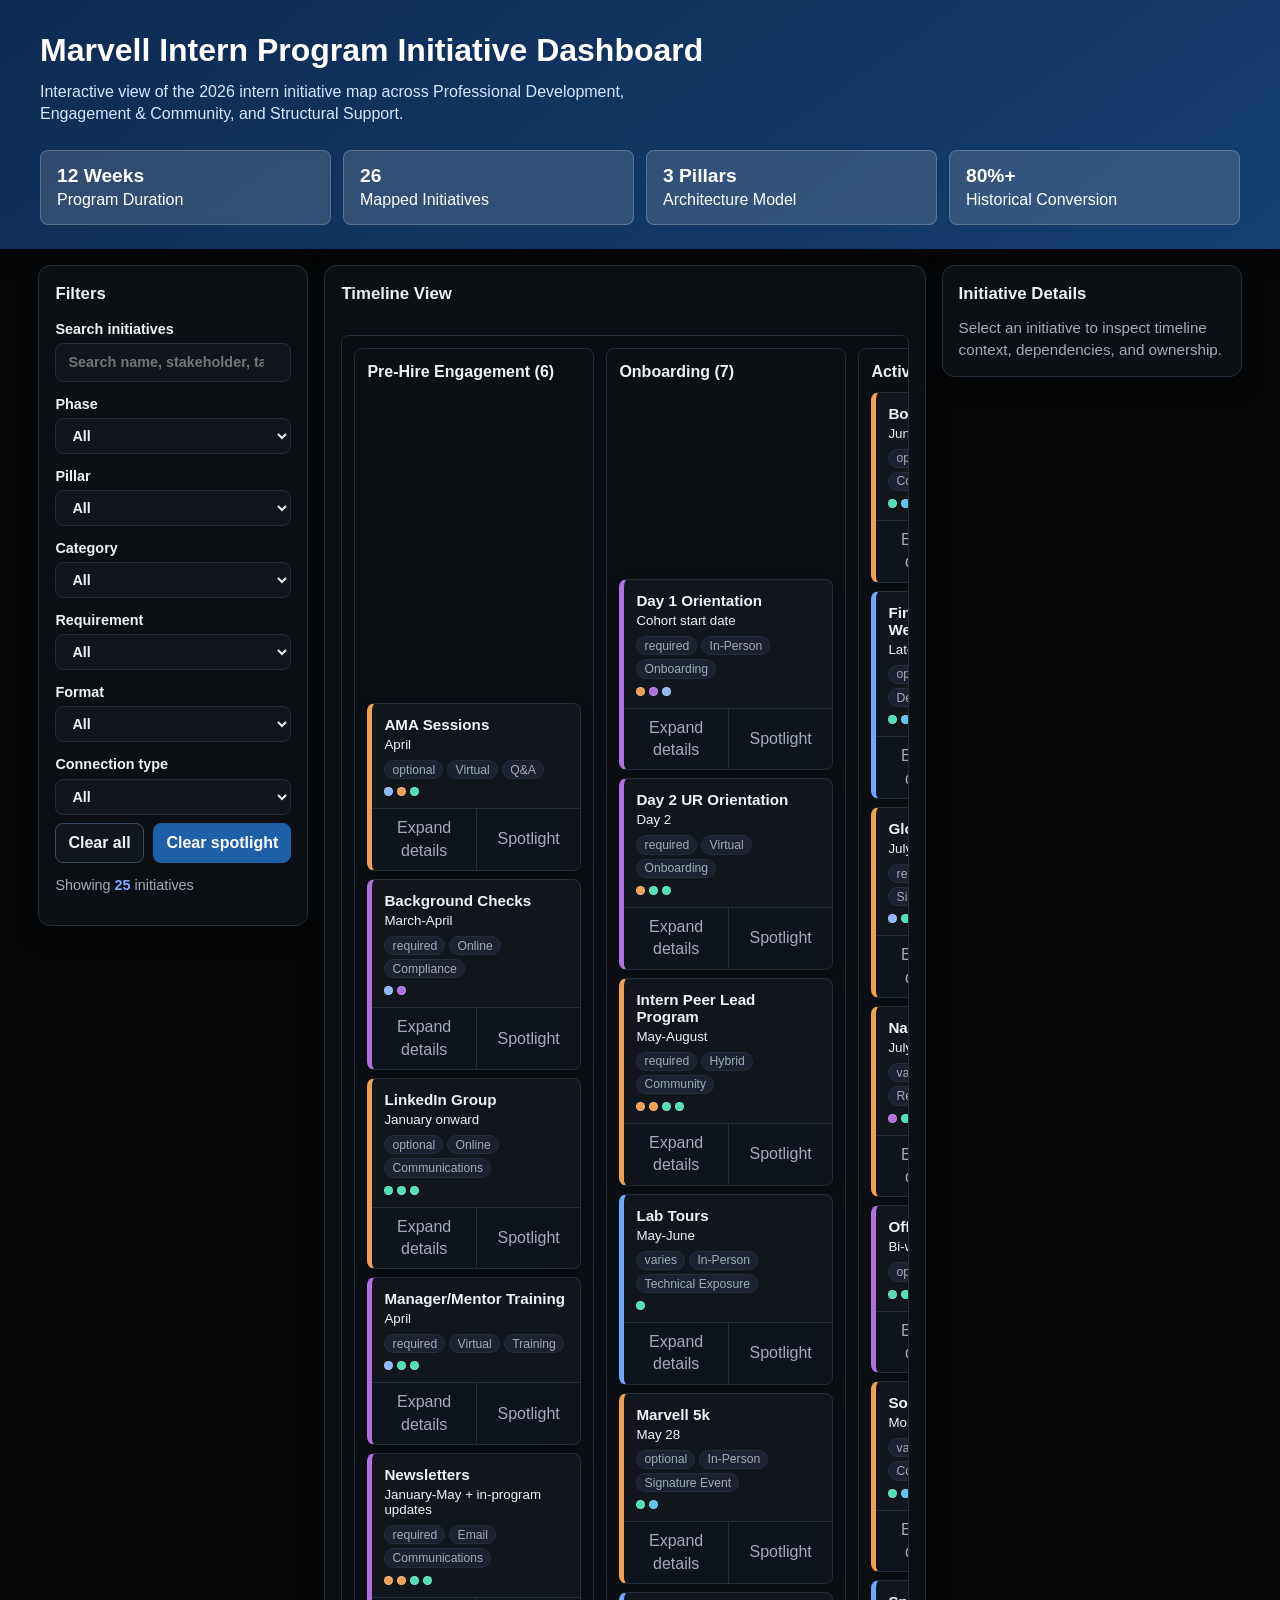
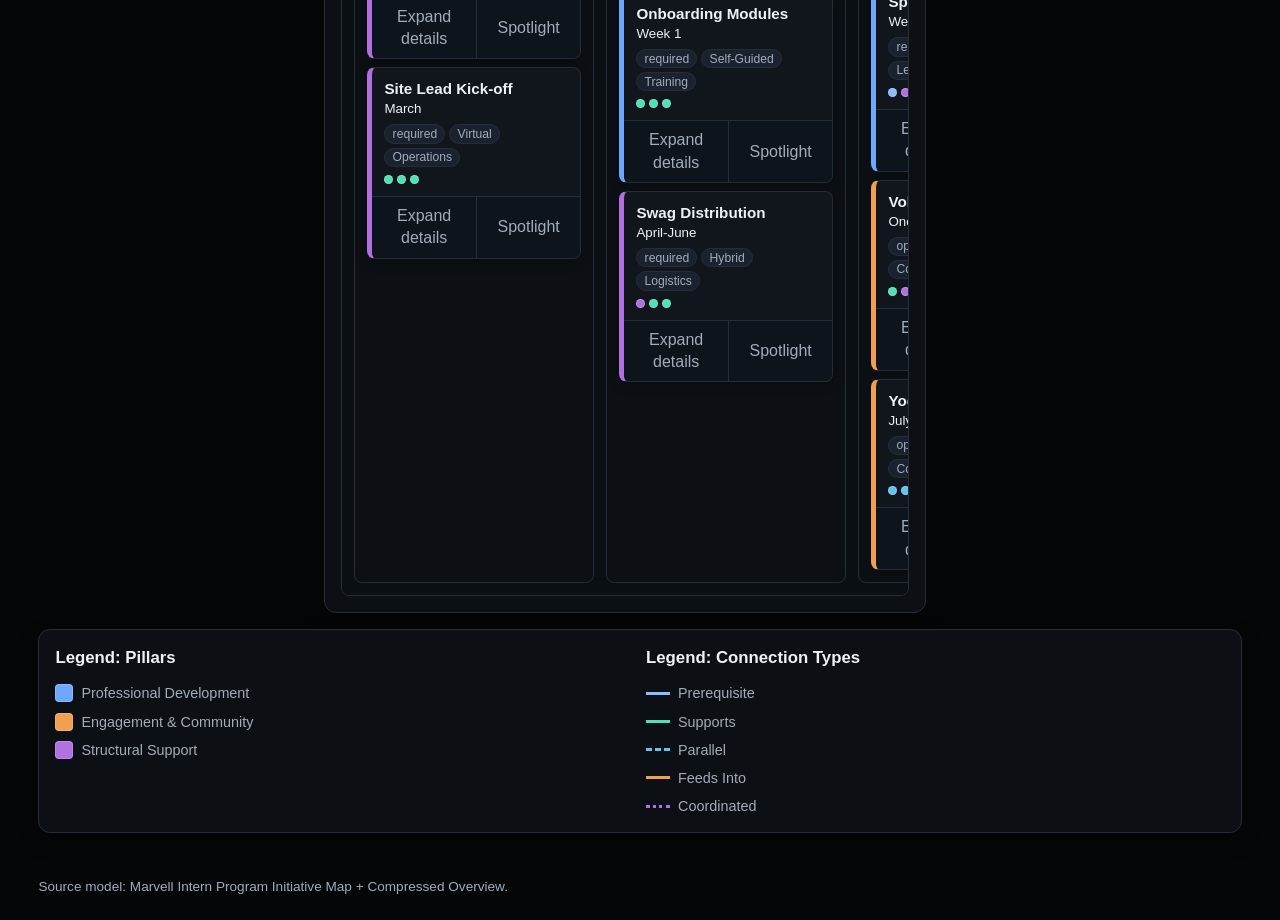
<file: index.html>
<!doctype html>
<html lang="en">
<head>
  <meta charset="utf-8">
  <meta name="viewport" content="width=device-width, initial-scale=1">
  <meta name="robots" content="noindex, nofollow, noarchive, nosnippet, noimageindex">
  <meta name="googlebot" content="noindex, nofollow, noarchive, nosnippet, noimageindex">
  <meta http-equiv="X-Robots-Tag" content="noindex, nofollow, noarchive, nosnippet, noimageindex">
  <title>Marvell Intern Program Initiative Dashboard</title>
  <link rel="stylesheet" href="styles.css">
  <script src="script.js" defer></script>
</head>
<body>
  <a class="skip-link" href="#main-content">Skip to dashboard content</a>

  <div class="page">
    <header class="hero" aria-label="Dashboard header">
      <h1>Marvell Intern Program Initiative Dashboard</h1>
      <p>
        Interactive view of the 2026 intern initiative map across Professional Development, Engagement &amp; Community, and Structural Support.
      </p>
      <section class="quick-stats" aria-label="Program quick statistics">
        <div class="quick-stat"><strong>12 Weeks</strong><span>Program Duration</span></div>
        <div class="quick-stat"><strong>26</strong><span>Mapped Initiatives</span></div>
        <div class="quick-stat"><strong>3 Pillars</strong><span>Architecture Model</span></div>
        <div class="quick-stat"><strong>80%+</strong><span>Historical Conversion</span></div>
      </section>
    </header>

    <main id="main-content" class="dashboard-layout">
      <aside class="panel control-panel" aria-label="Filters panel">
        <h2>Filters</h2>

        <div class="filter-grid">
          <label for="search-input">
            Search initiatives
            <input id="search-input" type="search" placeholder="Search name, stakeholder, tag..." autocomplete="off">
          </label>
          <label for="phase-filter">
            Phase
            <select id="phase-filter"></select>
          </label>
          <label for="pillar-filter">
            Pillar
            <select id="pillar-filter"></select>
          </label>
          <label for="category-filter">
            Category
            <select id="category-filter"></select>
          </label>
          <label for="required-filter">
            Requirement
            <select id="required-filter">
              <option value="all">All</option>
              <option value="required">Required</option>
              <option value="optional">Optional</option>
              <option value="varies">Varies</option>
            </select>
          </label>
          <label for="format-filter">
            Format
            <select id="format-filter"></select>
          </label>
          <label for="connection-filter">
            Connection type
            <select id="connection-filter">
              <option value="all">All</option>
              <option value="prerequisite">Prerequisite</option>
              <option value="supports">Supports</option>
              <option value="parallel">Parallel</option>
              <option value="feedsInto">Feeds Into</option>
              <option value="coordinated">Coordinated</option>
            </select>
          </label>
        </div>

        <div class="filter-actions">
          <button id="clear-filters" class="button">Clear all</button>
          <button id="clear-spotlight" class="button primary">Clear spotlight</button>
        </div>
        <p class="result-meta">
          Showing <span class="status-badge" id="results-count">0</span> initiatives
          <span id="spotlight-meta"></span>
        </p>
      </aside>

      <section class="panel viz-panel" aria-live="polite" aria-label="Timeline panel">
        <h2>Timeline View</h2>
        <div id="timeline-canvas" class="timeline-canvas">
          <svg id="timeline-svg-base" class="timeline-svg timeline-svg--base" aria-hidden="true"></svg>
          <div id="timeline-grid" class="timeline-grid"></div>
          <svg id="timeline-svg-focus" class="timeline-svg timeline-svg--focus" role="img" aria-label="Timeline initiative relationships"></svg>
        </div>
      </section>

      <aside class="panel details-panel" aria-live="polite" aria-label="Initiative details panel">
        <h2>Initiative Details</h2>
        <div id="details-content" class="details-empty">Select an initiative to inspect timeline context, dependencies, and ownership.</div>
      </aside>

      <section class="panel legend-panel" aria-label="Legend panel">
        <section>
          <h2>Legend: Pillars</h2>
          <ul class="legend-list">
            <li class="legend-item"><span class="swatch" style="background:#6ea8fe"></span>Professional Development</li>
            <li class="legend-item"><span class="swatch" style="background:#f0a050"></span>Engagement &amp; Community</li>
            <li class="legend-item"><span class="swatch" style="background:#b070e0"></span>Structural Support</li>
          </ul>
        </section>
        <section>
          <h2>Legend: Connection Types</h2>
          <ul class="legend-list">
            <li class="legend-item"><span class="line-swatch line-swatch--prerequisite"></span>Prerequisite</li>
            <li class="legend-item"><span class="line-swatch line-swatch--supports"></span>Supports</li>
            <li class="legend-item"><span class="line-swatch line-swatch--parallel"></span>Parallel</li>
            <li class="legend-item"><span class="line-swatch line-swatch--feedsInto"></span>Feeds Into</li>
            <li class="legend-item"><span class="line-swatch line-swatch--coordinated"></span>Coordinated</li>
          </ul>
        </section>
      </section>
    </main>

    <footer class="app-footer">
      Source model: Marvell Intern Program Initiative Map + Compressed Overview.
    </footer>
  </div>

  <noscript>
    <p class="noscript-note">Enable JavaScript to view the dashboard.</p>
  </noscript>
</body>
</html>
</file>
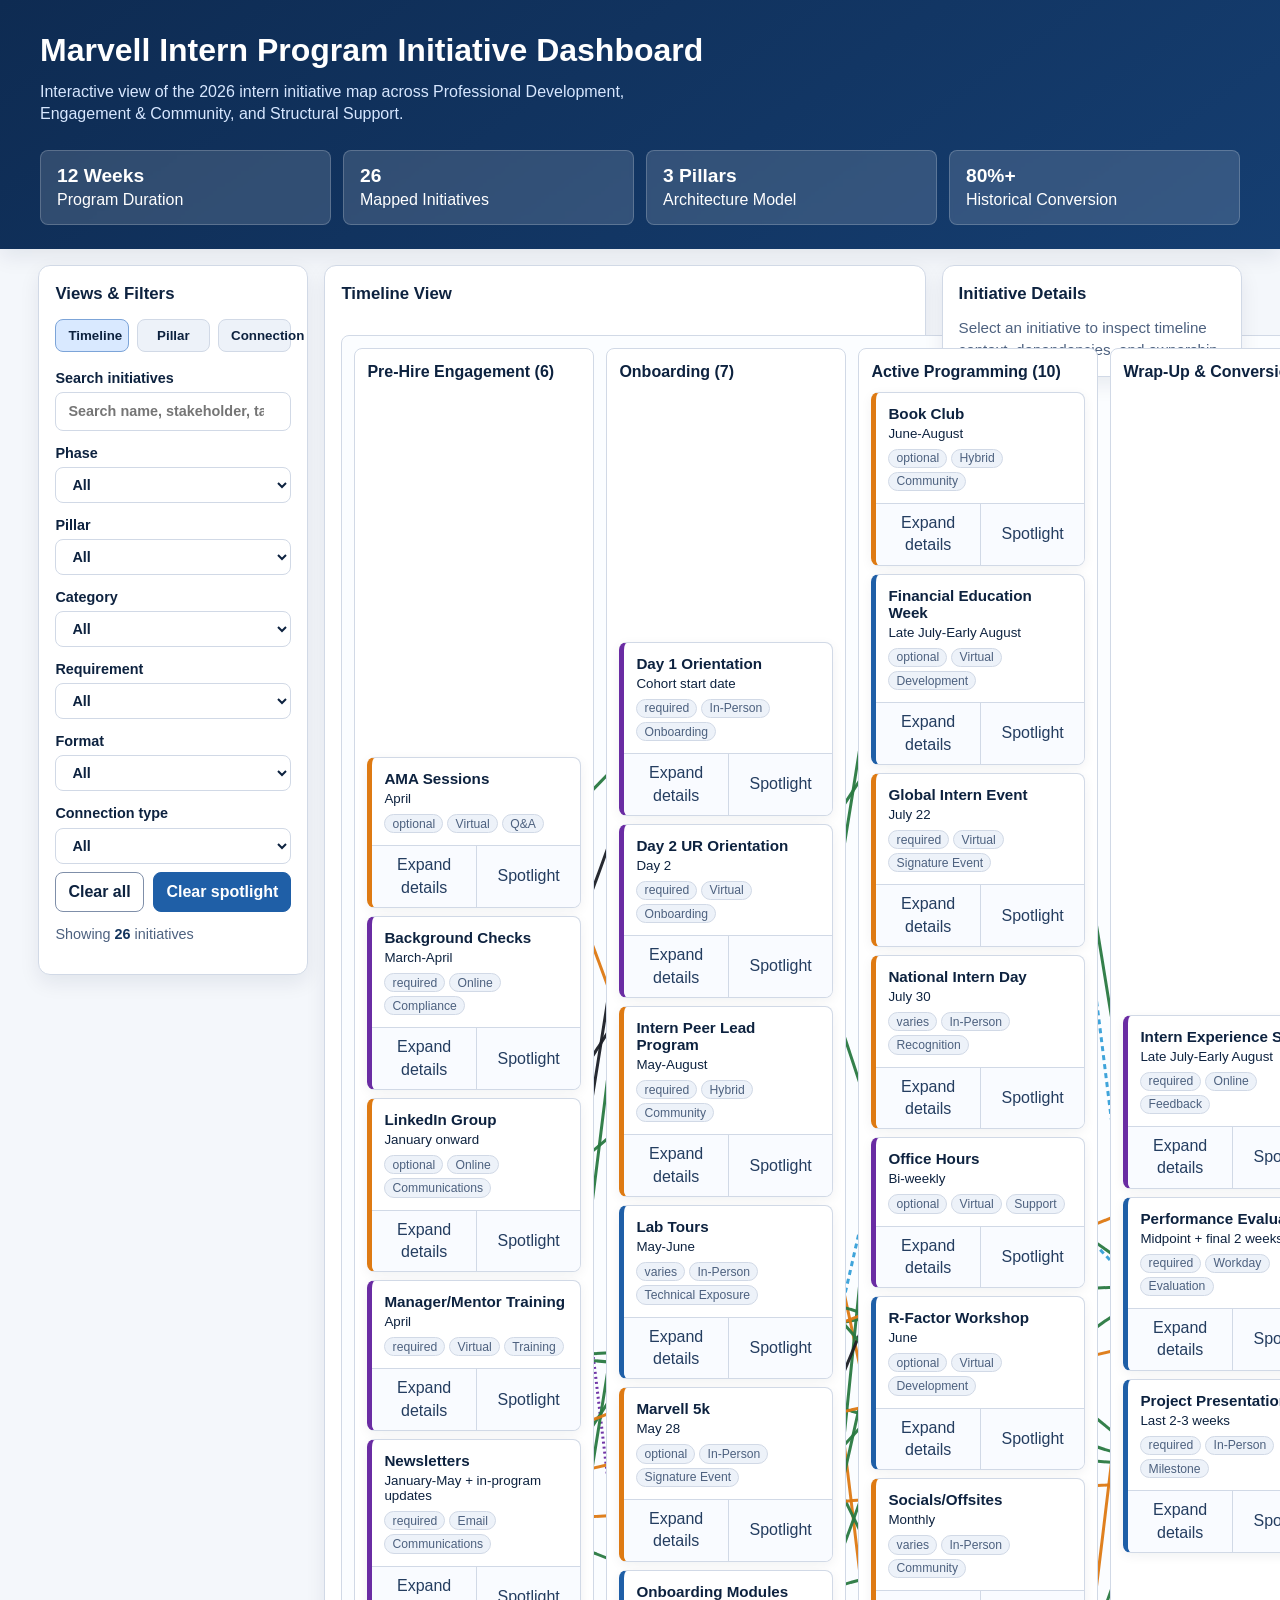
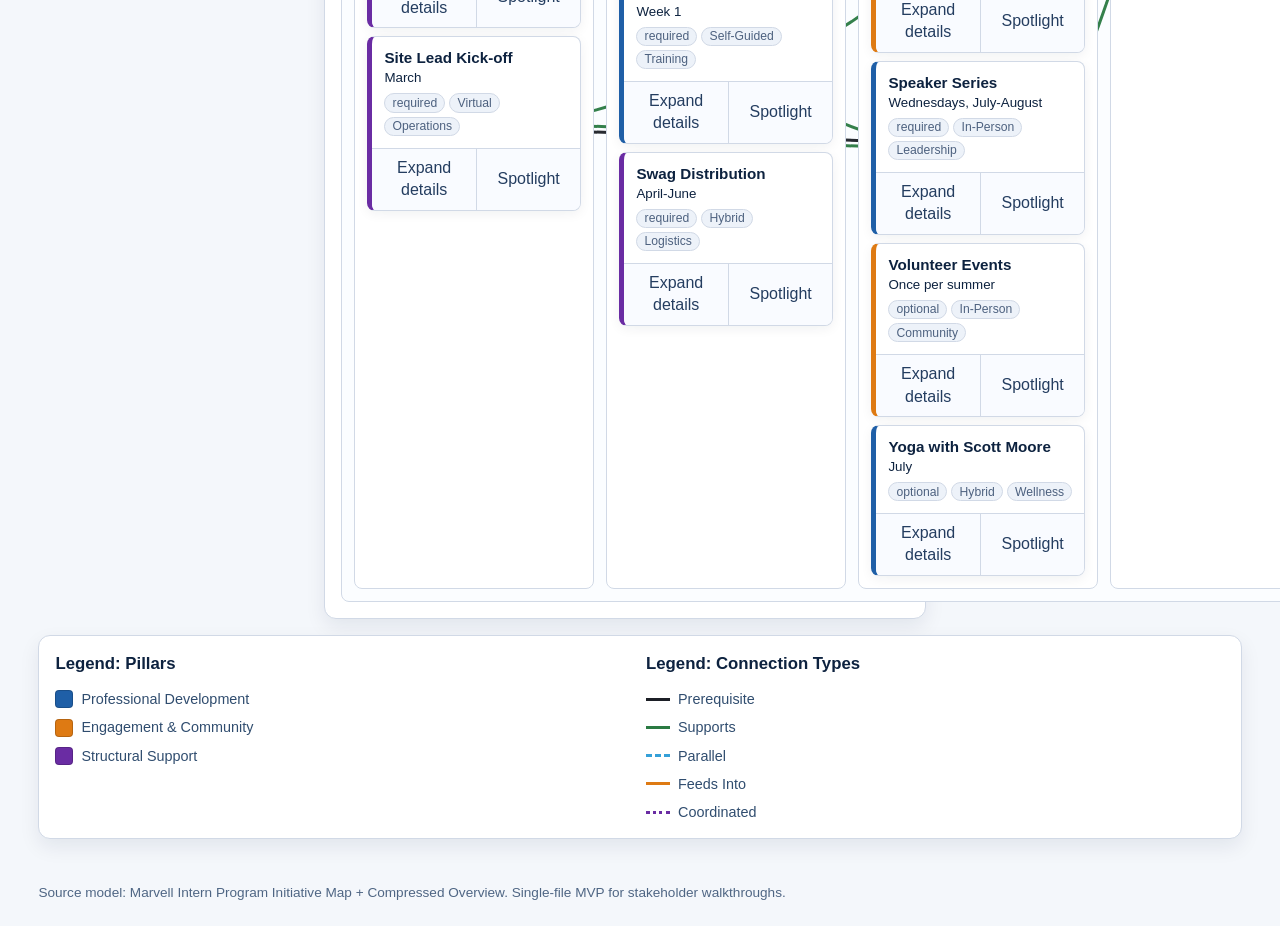
<file: Temp/index.html>
<!doctype html>
<html lang="en">
<head>
  <meta charset="utf-8">
  <meta name="viewport" content="width=device-width, initial-scale=1">
  <title>Marvell Intern Program Dashboard (MVP)</title>
  <link rel="stylesheet" href="styles.css">
  <style media="not all" data-legacy="inline-css-disabled">
    :root {
      --bg: #f4f7fb;
      --surface: #ffffff;
      --surface-2: #edf2f9;
      --text: #0d223f;
      --muted: #4d617f;
      --line: #d1d9e6;
      --focus: #ff9900;
      --blue: #1f5fa7;
      --purple: #6a2ca3;
      --orange: #de7a13;
      --red: #a32323;
      --green: #2a7a42;
      --light-blue: #35a0d8;
      --black: #1c1f26;
      --shadow: 0 8px 20px rgba(8, 29, 58, 0.08);
      --radius: 12px;
      --radius-sm: 8px;
      --space-1: 0.25rem;
      --space-2: 0.5rem;
      --space-3: 0.75rem;
      --space-4: 1rem;
      --space-5: 1.5rem;
      --space-6: 2rem;
    }

    * {
      box-sizing: border-box;
    }

    html,
    body {
      margin: 0;
      padding: 0;
      font-family: "Segoe UI", Arial, sans-serif;
      background: var(--bg);
      color: var(--text);
      line-height: 1.4;
    }

    .skip-link {
      position: absolute;
      left: -999px;
      top: 0;
      background: var(--black);
      color: #fff;
      padding: var(--space-3) var(--space-4);
      z-index: 1000;
    }

    .skip-link:focus {
      left: var(--space-4);
      top: var(--space-4);
    }

    :focus-visible {
      outline: 3px solid var(--focus);
      outline-offset: 2px;
    }

    .page {
      min-height: 100vh;
      display: flex;
      flex-direction: column;
    }

    .hero {
      background: linear-gradient(145deg, #0e2b52, #153e71);
      color: #fff;
      padding: var(--space-6) clamp(1rem, 4vw, 2.5rem) var(--space-5);
      box-shadow: var(--shadow);
    }

    .hero h1 {
      margin: 0 0 var(--space-3);
      font-size: clamp(1.5rem, 2.5vw, 2.25rem);
      line-height: 1.15;
    }

    .hero p {
      margin: 0;
      max-width: 70ch;
      color: #d7e7ff;
    }

    .quick-stats {
      margin-top: var(--space-5);
      display: grid;
      grid-template-columns: repeat(4, minmax(100px, 1fr));
      gap: var(--space-3);
    }

    .quick-stat {
      background: rgba(255, 255, 255, 0.14);
      border: 1px solid rgba(255, 255, 255, 0.2);
      border-radius: var(--radius-sm);
      padding: var(--space-3) var(--space-4);
      backdrop-filter: blur(2px);
    }

    .quick-stat strong {
      display: block;
      font-size: 1.2rem;
    }

    .dashboard-layout {
      flex: 1;
      display: grid;
      grid-template-columns: minmax(230px, 270px) minmax(0, 1fr) minmax(230px, 300px);
      gap: var(--space-4);
      padding: var(--space-4) clamp(1rem, 3vw, 2.5rem) var(--space-6);
      align-items: start;
    }

    .panel {
      background: var(--surface);
      border: 1px solid var(--line);
      border-radius: var(--radius);
      box-shadow: var(--shadow);
      padding: var(--space-4);
    }

    .panel h2 {
      margin-top: 0;
      font-size: 1.05rem;
    }

    .control-panel {
      position: sticky;
      top: var(--space-4);
    }

    .view-switcher {
      display: grid;
      grid-template-columns: repeat(3, minmax(0, 1fr));
      gap: var(--space-2);
      margin-bottom: var(--space-4);
    }

    .view-button {
      border: 1px solid var(--line);
      background: var(--surface-2);
      border-radius: var(--radius-sm);
      padding: var(--space-2) var(--space-3);
      cursor: pointer;
      color: var(--text);
      font-weight: 600;
    }

    .view-button[aria-pressed="true"] {
      background: #d9e9ff;
      border-color: #7ca4d8;
    }

    .filter-grid {
      display: grid;
      gap: var(--space-3);
    }

    label {
      display: grid;
      gap: var(--space-1);
      font-size: 0.9rem;
      font-weight: 600;
    }

    input[type="search"],
    select {
      width: 100%;
      border: 1px solid var(--line);
      border-radius: var(--radius-sm);
      padding: var(--space-2) var(--space-3);
      background: #fff;
      color: var(--text);
      font: inherit;
    }

    .filter-actions {
      display: flex;
      justify-content: space-between;
      align-items: center;
      gap: var(--space-2);
      margin-top: var(--space-2);
    }

    .button {
      border: 1px solid #7f8fa9;
      border-radius: var(--radius-sm);
      padding: var(--space-2) var(--space-3);
      background: #fff;
      cursor: pointer;
      color: var(--text);
      font: inherit;
      font-weight: 600;
    }

    .button.primary {
      background: var(--blue);
      color: #fff;
      border-color: var(--blue);
    }

    .result-meta {
      color: var(--muted);
      font-size: 0.9rem;
      margin-top: var(--space-3);
    }

    .viz-panel {
      display: grid;
      gap: var(--space-4);
    }

    .view-container[hidden] {
      display: none;
    }

    .timeline-canvas {
      position: relative;
      overflow: auto;
      border: 1px solid var(--line);
      border-radius: var(--radius-sm);
      min-height: 450px;
      background: #fbfdff;
    }

    .timeline-grid {
      display: grid;
      grid-template-columns: repeat(4, minmax(240px, 1fr));
      gap: var(--space-3);
      min-width: 980px;
      position: relative;
      padding: var(--space-3);
      z-index: 2;
    }

    .timeline-phase {
      background: var(--surface);
      border: 1px solid var(--line);
      border-radius: var(--radius-sm);
      padding: var(--space-3);
      display: grid;
      gap: var(--space-2);
      min-height: 380px;
    }

    .timeline-phase h3 {
      margin: 0;
      font-size: 1rem;
    }

    .card-list {
      display: grid;
      gap: var(--space-2);
      align-content: start;
    }

    .initiative-card {
      border: 1px solid var(--line);
      border-left: 5px solid var(--blue);
      border-radius: var(--radius-sm);
      background: #fff;
      box-shadow: 0 3px 12px rgba(8, 29, 58, 0.06);
      overflow: clip;
    }

    .initiative-card.is-dim {
      opacity: 0.42;
    }

    .card-select {
      width: 100%;
      border: 0;
      background: transparent;
      text-align: left;
      cursor: pointer;
      padding: var(--space-3);
      color: inherit;
    }

    .card-select h4 {
      margin: 0 0 var(--space-1);
      font-size: 0.95rem;
    }

    .meta-row {
      display: flex;
      flex-wrap: wrap;
      gap: var(--space-1);
      margin-top: var(--space-2);
    }

    .chip {
      display: inline-flex;
      align-items: center;
      border-radius: 999px;
      padding: 0.1rem 0.45rem;
      border: 1px solid var(--line);
      background: var(--surface-2);
      font-size: 0.76rem;
      color: var(--muted);
    }

    .card-actions {
      display: flex;
      border-top: 1px solid var(--line);
      background: #f9fbff;
    }

    .card-action {
      flex: 1;
      border: 0;
      border-right: 1px solid var(--line);
      background: transparent;
      padding: var(--space-2);
      cursor: pointer;
      font: inherit;
      color: #243d60;
    }

    .card-action:last-child {
      border-right: 0;
    }

    .card-details {
      border-top: 1px solid var(--line);
      padding: var(--space-3);
      font-size: 0.88rem;
      color: #284362;
      display: grid;
      gap: var(--space-2);
      background: #fcfdff;
    }

    .timeline-svg {
      position: absolute;
      inset: 0;
      z-index: 1;
      pointer-events: none;
    }

    .timeline-svg path,
    .connection-map line {
      fill: none;
      stroke-width: 2;
      opacity: 0.3;
    }

    .edge-prerequisite {
      stroke: var(--black);
    }

    .edge-supports {
      stroke: var(--green);
    }

    .edge-parallel {
      stroke: var(--light-blue);
      stroke-dasharray: 5 4;
    }

    .edge-feedsInto {
      stroke: var(--orange);
    }

    .edge-coordinated {
      stroke: var(--purple);
      stroke-dasharray: 2 3;
    }

    .edge-active {
      opacity: 0.95 !important;
      stroke-width: 3 !important;
    }

    .edge-dim {
      opacity: 0.08 !important;
    }

    .pillar-columns {
      display: grid;
      grid-template-columns: repeat(3, minmax(180px, 1fr));
      gap: var(--space-3);
    }

    .pillar-column {
      border: 1px solid var(--line);
      border-radius: var(--radius-sm);
      background: #fafdff;
      padding: var(--space-3);
      display: grid;
      gap: var(--space-3);
      align-content: start;
      min-height: 420px;
    }

    .pillar-column h3 {
      margin: 0;
      font-size: 1rem;
    }

    .connection-map {
      width: 100%;
      height: 620px;
      border: 1px solid var(--line);
      border-radius: var(--radius-sm);
      background: radial-gradient(#ffffff, #f3f8ff);
    }

    .connection-map .node circle {
      fill: #fff;
      stroke: var(--blue);
      stroke-width: 2;
    }

    .connection-map .node text {
      font-size: 11px;
      fill: var(--text);
      text-anchor: middle;
      pointer-events: none;
    }

    .connection-map .node.active circle {
      stroke-width: 4;
      stroke: var(--orange);
    }

    .connection-map .node.dim {
      opacity: 0.35;
    }

    .details-panel {
      position: sticky;
      top: var(--space-4);
    }

    .details-panel h2 {
      margin-bottom: var(--space-3);
    }

    .details-empty {
      color: var(--muted);
      font-size: 0.95rem;
    }

    .legend-panel {
      grid-column: 1 / -1;
      display: grid;
      grid-template-columns: repeat(2, minmax(220px, 1fr));
      gap: var(--space-3);
    }

    .legend-list {
      list-style: none;
      margin: 0;
      padding: 0;
      display: grid;
      gap: var(--space-2);
    }

    .legend-item {
      display: flex;
      align-items: center;
      gap: var(--space-2);
      color: #304d6f;
      font-size: 0.9rem;
    }

    .swatch {
      width: 18px;
      height: 18px;
      border-radius: 4px;
      border: 1px solid rgba(0, 0, 0, 0.18);
      flex: 0 0 auto;
    }

    .line-swatch {
      width: 24px;
      height: 0;
      border-top: 3px solid var(--black);
      flex: 0 0 auto;
    }

    .sr-only {
      position: absolute;
      width: 1px;
      height: 1px;
      padding: 0;
      margin: -1px;
      overflow: hidden;
      clip: rect(0, 0, 0, 0);
      border: 0;
    }

    .status-badge {
      font-weight: 700;
      color: #13345d;
    }

    .app-footer {
      padding: var(--space-3) clamp(1rem, 3vw, 2.5rem) var(--space-5);
      color: #4f6684;
      font-size: 0.85rem;
    }

    @media (max-width: 1180px) {
      .dashboard-layout {
        grid-template-columns: minmax(220px, 260px) minmax(0, 1fr);
      }

      .details-panel {
        grid-column: 1 / -1;
        position: static;
      }
    }

    @media (max-width: 900px) {
      .quick-stats {
        grid-template-columns: repeat(2, minmax(140px, 1fr));
      }

      .dashboard-layout {
        grid-template-columns: 1fr;
      }

      .control-panel {
        position: static;
      }

      .pillar-columns {
        grid-template-columns: 1fr;
      }

      .legend-panel {
        grid-template-columns: 1fr;
      }

      .connection-map {
        height: 560px;
      }
    }

    @media (prefers-reduced-motion: reduce) {
      *,
      *::before,
      *::after {
        animation: none !important;
        transition: none !important;
        scroll-behavior: auto !important;
      }
    }
  </style>
</head>
<body>
  <!--
    How to update this dashboard:
    1) Edit ONLY the INITIATIVES array in the script block.
    2) Keep each item normalized (id/name/phase/pillar/category/timing/required/format/stakeholders/budget/description/connections/tags).
    3) Use one of these connection types: prerequisite, supports, parallel, feedsInto, coordinated.
  -->
  <a class="skip-link" href="#main-content">Skip to dashboard content</a>

  <div class="page">
    <header class="hero" aria-label="Dashboard header">
      <h1>Marvell Intern Program Initiative Dashboard</h1>
      <p>
        Interactive view of the 2026 intern initiative map across Professional Development, Engagement & Community, and Structural Support.
      </p>
      <section class="quick-stats" aria-label="Program quick statistics">
        <div class="quick-stat"><strong>12 Weeks</strong><span>Program Duration</span></div>
        <div class="quick-stat"><strong>26</strong><span>Mapped Initiatives</span></div>
        <div class="quick-stat"><strong>3 Pillars</strong><span>Architecture Model</span></div>
        <div class="quick-stat"><strong>80%+</strong><span>Historical Conversion</span></div>
      </section>
    </header>

    <main id="main-content" class="dashboard-layout">
      <aside class="panel control-panel" aria-label="Controls panel">
        <h2>Views & Filters</h2>
        <div class="view-switcher" role="group" aria-label="Dashboard view switcher">
          <button class="view-button" data-view="timeline" aria-pressed="true">Timeline</button>
          <button class="view-button" data-view="pillar" aria-pressed="false">Pillar</button>
          <button class="view-button" data-view="connection" aria-pressed="false">Connection</button>
        </div>

        <div class="filter-grid">
          <label for="search-input">
            Search initiatives
            <input id="search-input" type="search" placeholder="Search name, stakeholder, tag..." autocomplete="off">
          </label>
          <label for="phase-filter">
            Phase
            <select id="phase-filter"></select>
          </label>
          <label for="pillar-filter">
            Pillar
            <select id="pillar-filter"></select>
          </label>
          <label for="category-filter">
            Category
            <select id="category-filter"></select>
          </label>
          <label for="required-filter">
            Requirement
            <select id="required-filter">
              <option value="all">All</option>
              <option value="required">Required</option>
              <option value="optional">Optional</option>
              <option value="varies">Varies</option>
            </select>
          </label>
          <label for="format-filter">
            Format
            <select id="format-filter"></select>
          </label>
          <label for="connection-filter">
            Connection type
            <select id="connection-filter">
              <option value="all">All</option>
              <option value="prerequisite">Prerequisite</option>
              <option value="supports">Supports</option>
              <option value="parallel">Parallel</option>
              <option value="feedsInto">Feeds Into</option>
              <option value="coordinated">Coordinated</option>
            </select>
          </label>
        </div>

        <div class="filter-actions">
          <button id="clear-filters" class="button">Clear all</button>
          <button id="clear-spotlight" class="button primary">Clear spotlight</button>
        </div>
        <p class="result-meta">
          Showing <span class="status-badge" id="results-count">0</span> initiatives
          <span id="spotlight-meta"></span>
        </p>
      </aside>

      <section class="panel viz-panel" aria-live="polite" aria-label="Visualization panel">
        <h2 id="view-heading">Timeline View</h2>

        <section id="timeline-view" class="view-container" aria-label="Timeline view">
          <div id="timeline-canvas" class="timeline-canvas">
            <svg id="timeline-svg" class="timeline-svg" role="img" aria-label="Timeline initiative relationships"></svg>
            <div id="timeline-grid" class="timeline-grid"></div>
          </div>
        </section>

        <section id="pillar-view" class="view-container" hidden aria-label="Pillar grouped view">
          <div id="pillar-columns" class="pillar-columns"></div>
        </section>

        <section id="connection-view" class="view-container" hidden aria-label="Connection map view">
          <svg id="connection-map" class="connection-map" viewBox="0 0 1000 620" role="img" aria-label="Initiative connection map"></svg>
          <p class="result-meta">Tip: hover or click a node to emphasize related dependency paths.</p>
        </section>
      </section>

      <aside class="panel details-panel" aria-live="polite" aria-label="Initiative details panel">
        <h2>Initiative Details</h2>
        <div id="details-content" class="details-empty">Select an initiative to inspect timeline context, dependencies, and ownership.</div>
      </aside>

      <section class="panel legend-panel" aria-label="Legend panel">
        <section>
          <h2>Legend: Pillars</h2>
          <ul class="legend-list">
            <li class="legend-item"><span class="swatch" style="background:#1f5fa7"></span>Professional Development</li>
            <li class="legend-item"><span class="swatch" style="background:#de7a13"></span>Engagement &amp; Community</li>
            <li class="legend-item"><span class="swatch" style="background:#6a2ca3"></span>Structural Support</li>
          </ul>
        </section>
        <section>
          <h2>Legend: Connection Types</h2>
          <ul class="legend-list">
            <li class="legend-item"><span class="line-swatch edge-prerequisite"></span>Prerequisite</li>
            <li class="legend-item"><span class="line-swatch edge-supports" style="border-top-color:#2a7a42"></span>Supports</li>
            <li class="legend-item"><span class="line-swatch edge-parallel" style="border-top-color:#35a0d8;border-top-style:dashed"></span>Parallel</li>
            <li class="legend-item"><span class="line-swatch edge-feedsInto" style="border-top-color:#de7a13"></span>Feeds Into</li>
            <li class="legend-item"><span class="line-swatch edge-coordinated" style="border-top-color:#6a2ca3;border-top-style:dotted"></span>Coordinated</li>
          </ul>
        </section>
      </section>
    </main>

    <footer class="app-footer">
      Source model: Marvell Intern Program Initiative Map + Compressed Overview. Single-file MVP for stakeholder walkthroughs.
    </footer>
  </div>

  <script type="application/json" id="legacy-inline-script">
    (function () {
      "use strict";

      var PHASES = [
        "Pre-Hire Engagement",
        "Onboarding",
        "Active Programming",
        "Wrap-Up & Conversion"
      ];

      var PILLARS = [
        "Professional Development",
        "Engagement & Community",
        "Structural Support"
      ];

      var PILLAR_COLOR = {
        "Professional Development": "#1f5fa7",
        "Engagement & Community": "#de7a13",
        "Structural Support": "#6a2ca3"
      };

      var INITIATIVES = [
        {
          id: "ama-sessions",
          name: "AMA Sessions",
          phase: "Pre-Hire Engagement",
          pillar: "Engagement & Community",
          category: "Q&A",
          timing: "April",
          required: "optional",
          format: "Virtual",
          stakeholders: ["UR Team", "Incoming Interns", "Peer Leads"],
          budget: "UR Team planning resources",
          description: "Pre-hire Ask Us Anything sessions that set expectations and collect intern questions before start date.",
          connections: [
            { target: "newsletters", type: "prerequisite" },
            { target: "intern-peer-lead-program", type: "feedsInto" },
            { target: "day-1-orientation", type: "supports" }
          ],
          tags: ["pre-hire", "engagement", "expectations"]
        },
        {
          id: "background-checks",
          name: "Background Checks",
          phase: "Pre-Hire Engagement",
          pillar: "Structural Support",
          category: "Compliance",
          timing: "March-April",
          required: "required",
          format: "Online",
          stakeholders: ["HR Ops", "UR Team", "Interns"],
          budget: "Standard HR operations",
          description: "Pre-arrival compliance workflow to clear interns for onboarding and site access.",
          connections: [
            { target: "day-1-orientation", type: "prerequisite" },
            { target: "swag-distribution", type: "coordinated" }
          ],
          tags: ["pre-hire", "operations", "risk-control"]
        },
        {
          id: "book-club",
          name: "Book Club",
          phase: "Active Programming",
          pillar: "Engagement & Community",
          category: "Community",
          timing: "June-August",
          required: "optional",
          format: "Hybrid",
          stakeholders: ["Peer Leads", "Interns"],
          budget: "$15-$20 per book",
          description: "Optional peer-led book club for cross-team discussion and informal learning.",
          connections: [
            { target: "intern-peer-lead-program", type: "supports" },
            { target: "socials-offsites", type: "parallel" }
          ],
          tags: ["peer-led", "community", "optional"]
        },
        {
          id: "day-1-orientation",
          name: "Day 1 Orientation",
          phase: "Onboarding",
          pillar: "Structural Support",
          category: "Onboarding",
          timing: "Cohort start date",
          required: "required",
          format: "In-Person",
          stakeholders: ["HR", "UR Team", "Managers", "Interns"],
          budget: "Onboarding logistics",
          description: "Marvell-wide orientation that initiates intern setup, identity access, and first manager handoff.",
          connections: [
            { target: "day-2-ur-orientation", type: "feedsInto" },
            { target: "swag-distribution", type: "coordinated" },
            { target: "manager-mentor-training", type: "prerequisite" }
          ],
          tags: ["onboarding", "mandatory", "integration"]
        },
        {
          id: "day-2-ur-orientation",
          name: "Day 2 UR Orientation",
          phase: "Onboarding",
          pillar: "Structural Support",
          category: "Onboarding",
          timing: "Day 2",
          required: "required",
          format: "Virtual",
          stakeholders: ["UR Team", "Interns"],
          budget: "UR facilitation",
          description: "UR-specific orientation introducing the summer calendar, expectations, and support channels.",
          connections: [
            { target: "onboarding-modules", type: "feedsInto" },
            { target: "intern-peer-lead-program", type: "supports" },
            { target: "office-hours", type: "supports" }
          ],
          tags: ["onboarding", "calendar", "programming"]
        },
        {
          id: "financial-education-week",
          name: "Financial Education Week",
          phase: "Active Programming",
          pillar: "Professional Development",
          category: "Development",
          timing: "Late July-Early August",
          required: "optional",
          format: "Virtual",
          stakeholders: ["Benefits Team", "Finance Speakers", "Interns"],
          budget: "UR educational programming",
          description: "Optional sequence of benefits, 401k, ESPP/RSU, and planning sessions supporting career readiness.",
          connections: [
            { target: "performance-evaluations", type: "supports" },
            { target: "project-presentations", type: "parallel" },
            { target: "speaker-series", type: "coordinated" }
          ],
          tags: ["career-readiness", "benefits", "optional"]
        },
        {
          id: "global-intern-event",
          name: "Global Intern Event",
          phase: "Active Programming",
          pillar: "Engagement & Community",
          category: "Signature Event",
          timing: "July 22",
          required: "required",
          format: "Virtual",
          stakeholders: ["UR Team", "Global Intern Cohorts"],
          budget: "UR Team budget + swag logistics",
          description: "Global virtual team challenge designed for cross-region connection and brand experience.",
          connections: [
            { target: "swag-distribution", type: "prerequisite" },
            { target: "national-intern-day", type: "supports" },
            { target: "speaker-series", type: "parallel" }
          ],
          tags: ["global", "mandatory", "team-building"]
        },
        {
          id: "intern-experience-survey",
          name: "Intern Experience Survey",
          phase: "Wrap-Up & Conversion",
          pillar: "Structural Support",
          category: "Feedback",
          timing: "Late July-Early August",
          required: "required",
          format: "Online",
          stakeholders: ["UR Team", "Interns", "Program Managers"],
          budget: "Survey tooling",
          description: "Formal feedback collection point used to improve current and future cohorts.",
          connections: [
            { target: "performance-evaluations", type: "supports" },
            { target: "project-presentations", type: "parallel" },
            { target: "newsletters", type: "feedsInto" }
          ],
          tags: ["feedback", "quality-loop", "continuous-improvement"]
        },
        {
          id: "intern-peer-lead-program",
          name: "Intern Peer Lead Program",
          phase: "Onboarding",
          pillar: "Engagement & Community",
          category: "Community",
          timing: "May-August",
          required: "required",
          format: "Hybrid",
          stakeholders: ["Peer Leads", "Site Leads", "UR Team"],
          budget: "$35-$40 per intern",
          description: "Peer-led social and belonging framework coordinating weekly and monthly local touchpoints.",
          connections: [
            { target: "socials-offsites", type: "feedsInto" },
            { target: "volunteer-events", type: "feedsInto" },
            { target: "book-club", type: "supports" },
            { target: "site-lead-kick-off", type: "supports" }
          ],
          tags: ["community", "belonging", "site-activation"]
        },
        {
          id: "lab-tours",
          name: "Lab Tours",
          phase: "Onboarding",
          pillar: "Professional Development",
          category: "Technical Exposure",
          timing: "May-June",
          required: "varies",
          format: "In-Person",
          stakeholders: ["Site Leads", "Engineering Teams", "Interns"],
          budget: "Site-hosted logistics",
          description: "Site-level technical immersion tours that contextualize project work and product environment.",
          connections: [
            { target: "day-1-orientation", type: "supports" },
            { target: "project-presentations", type: "supports" }
          ],
          tags: ["technical", "site-specific", "onboarding"]
        },
        {
          id: "linkedin-group",
          name: "LinkedIn Group",
          phase: "Pre-Hire Engagement",
          pillar: "Engagement & Community",
          category: "Communications",
          timing: "January onward",
          required: "optional",
          format: "Online",
          stakeholders: ["UR Team", "Incoming Interns"],
          budget: "No direct budget",
          description: "Community hub for pre-arrival networking and early belonging before day-one onboarding.",
          connections: [
            { target: "newsletters", type: "supports" },
            { target: "ama-sessions", type: "supports" },
            { target: "intern-peer-lead-program", type: "supports" }
          ],
          tags: ["pre-hire", "networking", "community-hub"]
        },
        {
          id: "manager-mentor-training",
          name: "Manager/Mentor Training",
          phase: "Pre-Hire Engagement",
          pillar: "Structural Support",
          category: "Training",
          timing: "April",
          required: "required",
          format: "Virtual",
          stakeholders: ["Managers", "Mentors", "UR Team"],
          budget: "UR training program",
          description: "Pre-onboarding manager and mentor readiness sessions for project plans and support expectations.",
          connections: [
            { target: "day-1-orientation", type: "prerequisite" },
            { target: "performance-evaluations", type: "supports" },
            { target: "project-presentations", type: "supports" }
          ],
          tags: ["manager-readiness", "conversion", "training"]
        },
        {
          id: "marvell-5k",
          name: "Marvell 5k",
          phase: "Onboarding",
          pillar: "Engagement & Community",
          category: "Signature Event",
          timing: "May 28",
          required: "optional",
          format: "In-Person",
          stakeholders: ["Company Events Team", "UR Team", "Interns"],
          budget: "Company event budget",
          description: "Early-program community event creating initial social bonding across sites and teams.",
          connections: [
            { target: "intern-peer-lead-program", type: "supports" },
            { target: "national-intern-day", type: "parallel" }
          ],
          tags: ["wellness", "community", "early-touchpoint"]
        },
        {
          id: "national-intern-day",
          name: "National Intern Day",
          phase: "Active Programming",
          pillar: "Engagement & Community",
          category: "Recognition",
          timing: "July 30",
          required: "varies",
          format: "In-Person",
          stakeholders: ["Managers", "Site Leads", "Interns"],
          budget: "Manager + site budgets",
          description: "Recognition day coordinated with speaker programming and local appreciation activities.",
          connections: [
            { target: "speaker-series", type: "coordinated" },
            { target: "global-intern-event", type: "supports" },
            { target: "socials-offsites", type: "parallel" }
          ],
          tags: ["recognition", "engagement", "site-events"]
        },
        {
          id: "newsletters",
          name: "Newsletters",
          phase: "Pre-Hire Engagement",
          pillar: "Structural Support",
          category: "Communications",
          timing: "January-May + in-program updates",
          required: "required",
          format: "Email",
          stakeholders: ["UR Team", "Incoming Interns", "Managers"],
          budget: "UR communications resources",
          description: "Communication backbone carrying key dates, announcements, and conversion pipeline updates.",
          connections: [
            { target: "linkedin-group", type: "feedsInto" },
            { target: "ama-sessions", type: "feedsInto" },
            { target: "day-1-orientation", type: "supports" },
            { target: "speaker-series", type: "supports" }
          ],
          tags: ["communications-hub", "required", "calendar-alignment"]
        },
        {
          id: "office-hours",
          name: "Office Hours",
          phase: "Active Programming",
          pillar: "Structural Support",
          category: "Support",
          timing: "Bi-weekly",
          required: "optional",
          format: "Virtual",
          stakeholders: ["UR Team", "Managers", "Interns"],
          budget: "No incremental budget",
          description: "Recurring open support sessions resolving blockers and clarifying programming expectations.",
          connections: [
            { target: "onboarding-modules", type: "supports" },
            { target: "performance-evaluations", type: "supports" },
            { target: "r-factor-workshop", type: "parallel" }
          ],
          tags: ["support", "bi-weekly", "operations"]
        },
        {
          id: "onboarding-modules",
          name: "Onboarding Modules",
          phase: "Onboarding",
          pillar: "Professional Development",
          category: "Training",
          timing: "Week 1",
          required: "required",
          format: "Self-Guided",
          stakeholders: ["L&D", "UR Team", "Interns"],
          budget: "L&D platform cost",
          description: "Self-guided learning modules covering policy, AI tools, and internship foundations.",
          connections: [
            { target: "office-hours", type: "supports" },
            { target: "r-factor-workshop", type: "supports" },
            { target: "performance-evaluations", type: "supports" }
          ],
          tags: ["foundations", "compliance", "learning"]
        },
        {
          id: "performance-evaluations",
          name: "Performance Evaluations",
          phase: "Wrap-Up & Conversion",
          pillar: "Professional Development",
          category: "Evaluation",
          timing: "Midpoint + final 2 weeks",
          required: "required",
          format: "Workday",
          stakeholders: ["Managers", "Interns", "HR"],
          budget: "Workday process cost",
          description: "Mid and final performance checkpoints driving conversion and extension decisions.",
          connections: [
            { target: "project-presentations", type: "coordinated" },
            { target: "intern-experience-survey", type: "parallel" },
            { target: "newsletters", type: "feedsInto" }
          ],
          tags: ["conversion", "required", "decision-gate"]
        },
        {
          id: "project-presentations",
          name: "Project Presentations",
          phase: "Wrap-Up & Conversion",
          pillar: "Professional Development",
          category: "Milestone",
          timing: "Last 2-3 weeks",
          required: "required",
          format: "In-Person",
          stakeholders: ["Interns", "Managers", "Org Leaders"],
          budget: "Team-level presentation logistics",
          description: "Capstone showcase of intern impact and technical outcomes for organization stakeholders.",
          connections: [
            { target: "performance-evaluations", type: "supports" },
            { target: "national-intern-day", type: "parallel" },
            { target: "newsletters", type: "feedsInto" }
          ],
          tags: ["capstone", "visibility", "impact"]
        },
        {
          id: "r-factor-workshop",
          name: "R-Factor Workshop",
          phase: "Active Programming",
          pillar: "Professional Development",
          category: "Development",
          timing: "June",
          required: "optional",
          format: "Virtual",
          stakeholders: ["UR Team", "Workshop Facilitators", "Interns"],
          budget: "Workshop facilitation",
          description: "Development workshop focused on resilience and professional growth habits.",
          connections: [
            { target: "office-hours", type: "parallel" },
            { target: "speaker-series", type: "supports" },
            { target: "project-presentations", type: "supports" }
          ],
          tags: ["soft-skills", "development", "optional"]
        },
        {
          id: "site-lead-kick-off",
          name: "Site Lead Kick-off",
          phase: "Pre-Hire Engagement",
          pillar: "Structural Support",
          category: "Operations",
          timing: "March",
          required: "required",
          format: "Virtual",
          stakeholders: ["Site Leads", "UR Team"],
          budget: "Site planning resources",
          description: "Logistics alignment kickoff for local events, facilities support, and summer execution readiness.",
          connections: [
            { target: "intern-peer-lead-program", type: "supports" },
            { target: "speaker-series", type: "supports" },
            { target: "socials-offsites", type: "supports" }
          ],
          tags: ["operations", "local-coordination", "prerequisite"]
        },
        {
          id: "socials-offsites",
          name: "Socials/Offsites",
          phase: "Active Programming",
          pillar: "Engagement & Community",
          category: "Community",
          timing: "Monthly",
          required: "varies",
          format: "In-Person",
          stakeholders: ["Peer Leads", "Site Leads", "Interns"],
          budget: "Peer + site budgets",
          description: "Recurring local social programming including coffee chats, lunches, and offsite outings.",
          connections: [
            { target: "intern-peer-lead-program", type: "supports" },
            { target: "volunteer-events", type: "parallel" },
            { target: "book-club", type: "parallel" }
          ],
          tags: ["local-events", "belonging", "engagement"]
        },
        {
          id: "speaker-series",
          name: "Speaker Series",
          phase: "Active Programming",
          pillar: "Professional Development",
          category: "Leadership",
          timing: "Wednesdays, July-August",
          required: "required",
          format: "In-Person",
          stakeholders: ["Executives", "Site Leads", "UR Team", "Interns"],
          budget: "UR Team budget",
          description: "Four mandatory leadership sessions (AI panel, Women@Marvell, CEO, COO) with strong executive visibility.",
          connections: [
            { target: "site-lead-kick-off", type: "prerequisite" },
            { target: "national-intern-day", type: "coordinated" },
            { target: "project-presentations", type: "supports" }
          ],
          tags: ["executive-access", "mandatory", "leadership"]
        },
        {
          id: "swag-distribution",
          name: "Swag Distribution",
          phase: "Onboarding",
          pillar: "Structural Support",
          category: "Logistics",
          timing: "April-June",
          required: "required",
          format: "Hybrid",
          stakeholders: ["UR Team", "Site Leads", "Interns"],
          budget: "~$100k total swag",
          description: "Physical welcome + event merchandise distribution coordinated by cohort and event calendar.",
          connections: [
            { target: "day-1-orientation", type: "coordinated" },
            { target: "global-intern-event", type: "supports" },
            { target: "marvell-5k", type: "supports" }
          ],
          tags: ["logistics", "brand-experience", "required"]
        },
        {
          id: "volunteer-events",
          name: "Volunteer Events",
          phase: "Active Programming",
          pillar: "Engagement & Community",
          category: "Community",
          timing: "Once per summer",
          required: "optional",
          format: "In-Person",
          stakeholders: ["Peer Leads", "Interns", "Site Leads"],
          budget: "Paid VTO + peer budget support",
          description: "Purpose-driven community activity organized by peer leaders to reinforce social impact.",
          connections: [
            { target: "intern-peer-lead-program", type: "supports" },
            { target: "socials-offsites", type: "coordinated" },
            { target: "intern-experience-survey", type: "feedsInto" }
          ],
          tags: ["philanthropy", "peer-led", "culture"]
        },
        {
          id: "yoga-with-scott-moore",
          name: "Yoga with Scott Moore",
          phase: "Active Programming",
          pillar: "Professional Development",
          category: "Wellness",
          timing: "July",
          required: "optional",
          format: "Hybrid",
          stakeholders: ["Scott Moore", "Interns", "UR Team"],
          budget: "Wellness event support",
          description: "Wellness session balancing program intensity and reinforcing work-life sustainability.",
          connections: [
            { target: "r-factor-workshop", type: "parallel" },
            { target: "office-hours", type: "parallel" },
            { target: "speaker-series", type: "supports" }
          ],
          tags: ["wellness", "balance", "optional"]
        }
      ];

      var initiatives = INITIATIVES.map(function (item, index) {
        var phaseOrder = PHASES.indexOf(item.phase);
        return {
          id: item.id,
          name: item.name,
          phase: item.phase,
          pillar: item.pillar,
          category: item.category,
          timing: item.timing,
          required: item.required,
          format: item.format,
          stakeholders: item.stakeholders.slice(),
          budget: item.budget,
          description: item.description,
          connections: item.connections.slice(),
          tags: item.tags.slice(),
          phaseOrder: phaseOrder === -1 ? 99 : phaseOrder,
          order: index
        };
      });

      var byId = {};
      initiatives.forEach(function (initiative) {
        byId[initiative.id] = initiative;
      });

      var STORAGE_KEY = "marvell-intern-dashboard-v1";
      var DEFAULT_FILTERS = {
        phase: "all",
        pillar: "all",
        category: "all",
        required: "all",
        format: "all",
        connection: "all"
      };
      var DEFAULT_STATE = {
        activeView: "timeline",
        search: "",
        filters: DEFAULT_FILTERS,
        spotlightId: null,
        expanded: {}
      };

      var transientState = { hoverId: null };
      var appState = loadState();

      var refs = {
        viewButtons: Array.prototype.slice.call(document.querySelectorAll(".view-button")),
        heading: document.getElementById("view-heading"),
        resultsCount: document.getElementById("results-count"),
        spotlightMeta: document.getElementById("spotlight-meta"),
        searchInput: document.getElementById("search-input"),
        phaseFilter: document.getElementById("phase-filter"),
        pillarFilter: document.getElementById("pillar-filter"),
        categoryFilter: document.getElementById("category-filter"),
        requiredFilter: document.getElementById("required-filter"),
        formatFilter: document.getElementById("format-filter"),
        connectionFilter: document.getElementById("connection-filter"),
        clearFilters: document.getElementById("clear-filters"),
        clearSpotlight: document.getElementById("clear-spotlight"),
        timelineView: document.getElementById("timeline-view"),
        pillarView: document.getElementById("pillar-view"),
        connectionView: document.getElementById("connection-view"),
        timelineGrid: document.getElementById("timeline-grid"),
        timelineCanvas: document.getElementById("timeline-canvas"),
        timelineSvg: document.getElementById("timeline-svg"),
        pillarColumns: document.getElementById("pillar-columns"),
        connectionMap: document.getElementById("connection-map"),
        details: document.getElementById("details-content")
      };

      setupFilterOptions();
      bindControls();
      render();
      window.addEventListener("resize", debounce(renderConnectionsOnly, 150));

      function loadState() {
        try {
          var raw = localStorage.getItem(STORAGE_KEY);
          if (!raw) {
            return cloneDefaultState();
          }
          var parsed = JSON.parse(raw);
          return {
            activeView: isValidView(parsed.activeView) ? parsed.activeView : "timeline",
            search: typeof parsed.search === "string" ? parsed.search : "",
            filters: mergeFilters(parsed.filters),
            spotlightId: typeof parsed.spotlightId === "string" ? parsed.spotlightId : null,
            expanded: parsed.expanded && typeof parsed.expanded === "object" ? parsed.expanded : {}
          };
        } catch (error) {
          return cloneDefaultState();
        }
      }

      function cloneDefaultState() {
        return {
          activeView: DEFAULT_STATE.activeView,
          search: DEFAULT_STATE.search,
          filters: mergeFilters(DEFAULT_FILTERS),
          spotlightId: null,
          expanded: {}
        };
      }

      function mergeFilters(filters) {
        return {
          phase: filters && filters.phase ? filters.phase : "all",
          pillar: filters && filters.pillar ? filters.pillar : "all",
          category: filters && filters.category ? filters.category : "all",
          required: filters && filters.required ? filters.required : "all",
          format: filters && filters.format ? filters.format : "all",
          connection: filters && filters.connection ? filters.connection : "all"
        };
      }

      function persistState() {
        try {
          localStorage.setItem(STORAGE_KEY, JSON.stringify({
            activeView: appState.activeView,
            search: appState.search,
            filters: appState.filters,
            spotlightId: appState.spotlightId,
            expanded: appState.expanded
          }));
        } catch (error) {
          // Local storage can fail in locked-down browser contexts; dashboard still works.
        }
      }

      function isValidView(value) {
        return value === "timeline" || value === "pillar" || value === "connection";
      }

      function setupFilterOptions() {
        setSelectOptions(refs.phaseFilter, uniqueValues("phase"), "All");
        setSelectOptions(refs.pillarFilter, uniqueValues("pillar"), "All");
        setSelectOptions(refs.categoryFilter, uniqueValues("category"), "All");
        setSelectOptions(refs.formatFilter, uniqueValues("format"), "All");
      }

      function uniqueValues(field) {
        var set = {};
        initiatives.forEach(function (item) {
          set[item[field]] = true;
        });
        return Object.keys(set).sort();
      }

      function setSelectOptions(select, values, allLabel) {
        var options = ["<option value=\"all\">" + escapeHtml(allLabel) + "</option>"];
        values.forEach(function (value) {
          options.push("<option value=\"" + escapeHtml(value) + "\">" + escapeHtml(value) + "</option>");
        });
        select.innerHTML = options.join("");
      }

      function bindControls() {
        refs.searchInput.value = appState.search;
        refs.phaseFilter.value = appState.filters.phase;
        refs.pillarFilter.value = appState.filters.pillar;
        refs.categoryFilter.value = appState.filters.category;
        refs.requiredFilter.value = appState.filters.required;
        refs.formatFilter.value = appState.filters.format;
        refs.connectionFilter.value = appState.filters.connection;

        refs.viewButtons.forEach(function (button) {
          button.addEventListener("click", function () {
            setState({ activeView: button.getAttribute("data-view") });
          });
        });

        var applySearch = debounce(function (value) {
          setState({ search: value.trim() });
        }, 300);
        refs.searchInput.addEventListener("input", function (event) {
          applySearch(event.target.value);
        });

        [refs.phaseFilter, refs.pillarFilter, refs.categoryFilter, refs.requiredFilter, refs.formatFilter, refs.connectionFilter]
          .forEach(function (select) {
            select.addEventListener("change", function () {
              var nextFilters = mergeFilters(appState.filters);
              nextFilters.phase = refs.phaseFilter.value;
              nextFilters.pillar = refs.pillarFilter.value;
              nextFilters.category = refs.categoryFilter.value;
              nextFilters.required = refs.requiredFilter.value;
              nextFilters.format = refs.formatFilter.value;
              nextFilters.connection = refs.connectionFilter.value;
              setState({ filters: nextFilters });
            });
          });

        refs.clearFilters.addEventListener("click", function () {
          refs.searchInput.value = "";
          refs.phaseFilter.value = "all";
          refs.pillarFilter.value = "all";
          refs.categoryFilter.value = "all";
          refs.requiredFilter.value = "all";
          refs.formatFilter.value = "all";
          refs.connectionFilter.value = "all";
          setState({
            search: "",
            filters: mergeFilters(DEFAULT_FILTERS)
          });
        });

        refs.clearSpotlight.addEventListener("click", function () {
          transientState.hoverId = null;
          setState({ spotlightId: null });
        });

        refs.timelineGrid.addEventListener("click", onCardInteraction);
        refs.pillarColumns.addEventListener("click", onCardInteraction);
        refs.timelineGrid.addEventListener("keydown", onCardKeyboard);
        refs.pillarColumns.addEventListener("keydown", onCardKeyboard);

        refs.timelineGrid.addEventListener("mouseover", onHoverCard);
        refs.timelineGrid.addEventListener("mouseout", onLeaveCard);
        refs.pillarColumns.addEventListener("mouseover", onHoverCard);
        refs.pillarColumns.addEventListener("mouseout", onLeaveCard);

        refs.connectionMap.addEventListener("click", onMapClick);
        refs.connectionMap.addEventListener("mouseover", onMapHover);
        refs.connectionMap.addEventListener("mouseout", onMapOut);
        refs.connectionMap.addEventListener("keydown", onMapKeydown);
      }

      function onCardInteraction(event) {
        var button = event.target.closest("button[data-action]");
        if (!button) {
          return;
        }
        var action = button.getAttribute("data-action");
        var id = button.getAttribute("data-id");
        if (!id) {
          return;
        }
        if (action === "spotlight") {
          setState({ spotlightId: appState.spotlightId === id ? null : id });
        } else if (action === "expand") {
          var expanded = Object.assign({}, appState.expanded);
          expanded[id] = !expanded[id];
          setState({ expanded: expanded });
        }
      }

      function onCardKeyboard(event) {
        var target = event.target.closest("button[data-action='spotlight']");
        if (!target) {
          return;
        }
        if (event.key === "Enter" || event.key === " ") {
          event.preventDefault();
          target.click();
        }
      }

      function onHoverCard(event) {
        var button = event.target.closest("button[data-action='spotlight']");
        if (!button) {
          return;
        }
        var id = button.getAttribute("data-id");
        if (id) {
          transientState.hoverId = id;
          renderConnectionsOnly();
        }
      }

      function onLeaveCard(event) {
        var related = event.relatedTarget;
        if (related && related.closest && related.closest(".initiative-card")) {
          return;
        }
        transientState.hoverId = null;
        renderConnectionsOnly();
      }

      function onMapClick(event) {
        var node = event.target.closest("[data-node-id]");
        if (!node) {
          return;
        }
        var id = node.getAttribute("data-node-id");
        if (id) {
          setState({ spotlightId: appState.spotlightId === id ? null : id });
        }
      }

      function onMapHover(event) {
        var node = event.target.closest("[data-node-id]");
        if (!node) {
          return;
        }
        var id = node.getAttribute("data-node-id");
        if (id) {
          transientState.hoverId = id;
          drawConnectionMap(getVisibleInitiatives());
        }
      }

      function onMapOut(event) {
        var related = event.relatedTarget;
        if (related && related.closest && related.closest("[data-node-id]")) {
          return;
        }
        transientState.hoverId = null;
        drawConnectionMap(getVisibleInitiatives());
      }

      function onMapKeydown(event) {
        var node = event.target.closest("[data-node-id]");
        if (!node) {
          return;
        }
        if (event.key === "Enter" || event.key === " ") {
          event.preventDefault();
          node.click();
        }
      }

      function setState(partial) {
        appState = Object.assign({}, appState, partial);
        if (!isValidView(appState.activeView)) {
          appState.activeView = "timeline";
        }
        var visible = getVisibleInitiatives();
        if (appState.spotlightId && !visible.some(function (item) { return item.id === appState.spotlightId; })) {
          appState.spotlightId = null;
        }
        persistState();
        render();
      }

      function getVisibleInitiatives() {
        var query = appState.search.toLowerCase();
        return initiatives
          .filter(function (item) { return filterByFacet(item, appState.filters); })
          .filter(function (item) { return filterBySearch(item, query); })
          .sort(function (a, b) {
            if (a.phaseOrder !== b.phaseOrder) {
              return a.phaseOrder - b.phaseOrder;
            }
            return a.order - b.order;
          });
      }

      function filterByFacet(item, filters) {
        if (filters.phase !== "all" && item.phase !== filters.phase) {
          return false;
        }
        if (filters.pillar !== "all" && item.pillar !== filters.pillar) {
          return false;
        }
        if (filters.category !== "all" && item.category !== filters.category) {
          return false;
        }
        if (filters.required !== "all" && item.required !== filters.required) {
          return false;
        }
        if (filters.format !== "all" && item.format !== filters.format) {
          return false;
        }
        if (filters.connection !== "all") {
          return item.connections.some(function (conn) { return conn.type === filters.connection; });
        }
        return true;
      }

      function filterBySearch(item, query) {
        if (!query) {
          return true;
        }
        var blob = [
          item.name,
          item.phase,
          item.pillar,
          item.category,
          item.timing,
          item.required,
          item.format,
          item.budget,
          item.description,
          item.tags.join(" "),
          item.stakeholders.join(" ")
        ].join(" ").toLowerCase();
        return blob.indexOf(query) !== -1;
      }

      function render() {
        var visible = getVisibleInitiatives();
        renderControls();
        renderSummary(visible);
        renderDetailsPanel(visible);
        renderTimeline(visible);
        renderPillar(visible);
        drawConnectionMap(visible);
      }

      function renderControls() {
        refs.viewButtons.forEach(function (button) {
          var view = button.getAttribute("data-view");
          var active = appState.activeView === view;
          button.setAttribute("aria-pressed", String(active));
        });
        refs.timelineView.hidden = appState.activeView !== "timeline";
        refs.pillarView.hidden = appState.activeView !== "pillar";
        refs.connectionView.hidden = appState.activeView !== "connection";
        refs.heading.textContent = appState.activeView === "timeline"
          ? "Timeline View"
          : appState.activeView === "pillar"
            ? "Pillar View"
            : "Connection Map View";
      }

      function renderSummary(visible) {
        refs.resultsCount.textContent = String(visible.length);
        if (appState.spotlightId && byId[appState.spotlightId]) {
          refs.spotlightMeta.textContent = " | Spotlight: " + byId[appState.spotlightId].name;
        } else {
          refs.spotlightMeta.textContent = "";
        }
      }

      function renderDetailsPanel(visible) {
        if (!appState.spotlightId) {
          refs.details.innerHTML = "<div class=\"details-empty\">Select an initiative to inspect timeline context, dependencies, and ownership.</div>";
          return;
        }
        var item = byId[appState.spotlightId];
        if (!item || !visible.some(function (candidate) { return candidate.id === item.id; })) {
          refs.details.innerHTML = "<div class=\"details-empty\">Current spotlight is filtered out. Clear filters or choose another initiative.</div>";
          return;
        }
        var incoming = visible.filter(function (candidate) {
          return candidate.connections.some(function (conn) { return conn.target === item.id; });
        });
        var outgoing = item.connections
          .map(function (conn) { return byId[conn.target] ? byId[conn.target].name + " (" + conn.type + ")" : null; })
          .filter(Boolean);
        refs.details.innerHTML = [
          "<h3>" + escapeHtml(item.name) + "</h3>",
          "<p>" + escapeHtml(item.description) + "</p>",
          "<p><strong>Phase:</strong> " + escapeHtml(item.phase) + "</p>",
          "<p><strong>Pillar:</strong> " + escapeHtml(item.pillar) + "</p>",
          "<p><strong>Timing:</strong> " + escapeHtml(item.timing) + "</p>",
          "<p><strong>Required:</strong> " + escapeHtml(item.required) + "</p>",
          "<p><strong>Format:</strong> " + escapeHtml(item.format) + "</p>",
          "<p><strong>Stakeholders:</strong> " + escapeHtml(item.stakeholders.join(", ")) + "</p>",
          "<p><strong>Budget:</strong> " + escapeHtml(item.budget) + "</p>",
          "<p><strong>Outgoing links:</strong> " + (outgoing.length ? escapeHtml(outgoing.join("; ")) : "None") + "</p>",
          "<p><strong>Incoming links:</strong> " + (incoming.length ? escapeHtml(incoming.map(function (x) { return x.name; }).join(", ")) : "None") + "</p>"
        ].join("");
      }

      function renderTimeline(visible) {
        var grouped = {};
        PHASES.forEach(function (phase) {
          grouped[phase] = [];
        });
        visible.forEach(function (item) {
          if (!grouped[item.phase]) {
            grouped[item.phase] = [];
          }
          grouped[item.phase].push(item);
        });

        var html = PHASES.map(function (phase) {
          var cards = grouped[phase].map(function (item) {
            return renderCard(item, "timeline");
          }).join("");
          return [
            "<section class=\"timeline-phase\" data-phase=\"" + escapeHtml(phase) + "\">",
            "<h3>" + escapeHtml(phase) + " (" + grouped[phase].length + ")</h3>",
            "<div class=\"card-list\">",
            cards || "<p class=\"result-meta\">No initiatives match this phase.</p>",
            "</div>",
            "</section>"
          ].join("");
        }).join("");

        refs.timelineGrid.innerHTML = html;
        drawTimelineConnections(visible);
      }

      function renderPillar(visible) {
        var grouped = {};
        PILLARS.forEach(function (pillar) {
          grouped[pillar] = [];
        });
        visible.forEach(function (item) {
          if (!grouped[item.pillar]) {
            grouped[item.pillar] = [];
          }
          grouped[item.pillar].push(item);
        });
        refs.pillarColumns.innerHTML = PILLARS.map(function (pillar) {
          var cards = grouped[pillar].map(function (item) { return renderCard(item, "pillar"); }).join("");
          return [
            "<section class=\"pillar-column\">",
            "<h3>" + escapeHtml(pillar) + " (" + grouped[pillar].length + ")</h3>",
            "<div class=\"card-list\">",
            cards || "<p class=\"result-meta\">No initiatives in current filter set.</p>",
            "</div>",
            "</section>"
          ].join("");
        }).join("");
      }

      function renderCard(item, mode) {
        var activeId = transientState.hoverId || appState.spotlightId;
        var connected = !activeId || isConnected(item.id, activeId) || item.id === activeId;
        var isDim = activeId && !connected;
        var expanded = !!appState.expanded[item.id];
        var crossPillarLinks = item.connections.filter(function (conn) {
          var target = byId[conn.target];
          return target && target.pillar && target.pillar !== item.pillar;
        }).length;
        return [
          "<article class=\"initiative-card " + (isDim ? "is-dim" : "") + "\" data-card-id=\"" + escapeHtml(item.id) + "\" style=\"border-left-color:" + PILLAR_COLOR[item.pillar] + "\">",
          "<button class=\"card-select\" data-action=\"spotlight\" data-id=\"" + escapeHtml(item.id) + "\" aria-label=\"Spotlight " + escapeHtml(item.name) + "\">",
          "<h4>" + escapeHtml(item.name) + "</h4>",
          "<div>" + escapeHtml(item.timing) + "</div>",
          "<div class=\"meta-row\">",
          "<span class=\"chip\">" + escapeHtml(item.required) + "</span>",
          "<span class=\"chip\">" + escapeHtml(item.format) + "</span>",
          "<span class=\"chip\">" + escapeHtml(item.category) + "</span>",
          mode === "pillar" ? "<span class=\"chip\">Cross-pillar links: " + crossPillarLinks + "</span>" : "",
          "</div>",
          "</button>",
          "<div class=\"card-actions\">",
          "<button class=\"card-action\" data-action=\"expand\" data-id=\"" + escapeHtml(item.id) + "\" aria-expanded=\"" + String(expanded) + "\">" + (expanded ? "Hide details" : "Expand details") + "</button>",
          "<button class=\"card-action\" data-action=\"spotlight\" data-id=\"" + escapeHtml(item.id) + "\">" + (appState.spotlightId === item.id ? "Unspotlight" : "Spotlight") + "</button>",
          "</div>",
          expanded
            ? "<div class=\"card-details\"><div><strong>Stakeholders:</strong> " + escapeHtml(item.stakeholders.join(", ")) + "</div><div><strong>Budget:</strong> " + escapeHtml(item.budget) + "</div><div><strong>Connections:</strong> " + escapeHtml(item.connections.map(function (conn) { return conn.type + " -> " + (byId[conn.target] ? byId[conn.target].name : conn.target); }).join("; ") || "None") + "</div></div>"
            : "",
          "</article>"
        ].join("");
      }

      function drawTimelineConnections(visible) {
        var idSet = {};
        visible.forEach(function (item) { idSet[item.id] = true; });

        var rect = refs.timelineCanvas.getBoundingClientRect();
        var width = Math.max(refs.timelineGrid.scrollWidth, refs.timelineCanvas.clientWidth);
        var height = Math.max(refs.timelineGrid.scrollHeight, refs.timelineCanvas.clientHeight);
        refs.timelineSvg.setAttribute("viewBox", "0 0 " + width + " " + height);
        refs.timelineSvg.setAttribute("width", String(width));
        refs.timelineSvg.setAttribute("height", String(height));

        var activeId = transientState.hoverId || appState.spotlightId;
        var edgeParts = [];
        visible.forEach(function (item) {
          var fromEl = refs.timelineGrid.querySelector("[data-card-id=\"" + cssEscape(item.id) + "\"]");
          if (!fromEl) {
            return;
          }
          var fromRect = fromEl.getBoundingClientRect();
          var x1 = fromRect.left - rect.left + refs.timelineCanvas.scrollLeft + fromRect.width / 2;
          var y1 = fromRect.top - rect.top + refs.timelineCanvas.scrollTop + fromRect.height / 2;
          item.connections.forEach(function (conn) {
            if (!idSet[conn.target]) {
              return;
            }
            var toEl = refs.timelineGrid.querySelector("[data-card-id=\"" + cssEscape(conn.target) + "\"]");
            if (!toEl) {
              return;
            }
            var toRect = toEl.getBoundingClientRect();
            var x2 = toRect.left - rect.left + refs.timelineCanvas.scrollLeft + toRect.width / 2;
            var y2 = toRect.top - rect.top + refs.timelineCanvas.scrollTop + toRect.height / 2;
            var curve = Math.abs(x2 - x1) * 0.45 + 40;
            var path = "M" + x1 + "," + y1 + " C" + (x1 + curve) + "," + y1 + " " + (x2 - curve) + "," + y2 + " " + x2 + "," + y2;
            var active = !activeId || item.id === activeId || conn.target === activeId || isConnected(item.id, activeId) || isConnected(conn.target, activeId);
            edgeParts.push("<path class=\"edge-" + conn.type + " " + (active ? "edge-active" : "edge-dim") + "\" d=\"" + path + "\" />");
          });
        });
        refs.timelineSvg.innerHTML = edgeParts.join("");
      }

      function drawConnectionMap(visible) {
        var width = 1000;
        var height = 620;
        var centerX = width / 2;
        var centerY = height / 2;
        var activeId = transientState.hoverId || appState.spotlightId;

        var byPillar = {};
        PILLARS.forEach(function (pillar) { byPillar[pillar] = []; });
        visible.forEach(function (item) {
          if (!byPillar[item.pillar]) {
            byPillar[item.pillar] = [];
          }
          byPillar[item.pillar].push(item);
        });

        var coords = {};
        PILLARS.forEach(function (pillar, pillarIndex) {
          var items = byPillar[pillar];
          var startAngle = (-Math.PI / 2) + (pillarIndex * (Math.PI * 2 / 3));
          var slice = (Math.PI * 2 / 3) / (Math.max(items.length, 1) + 1);
          items.forEach(function (item, index) {
            var angle = startAngle + slice * (index + 1);
            var radius = 120 + (item.phaseOrder * 85);
            coords[item.id] = {
              x: centerX + Math.cos(angle) * radius,
              y: centerY + Math.sin(angle) * radius
            };
          });
        });

        var idSet = {};
        visible.forEach(function (item) { idSet[item.id] = true; });

        var edges = [];
        visible.forEach(function (item) {
          item.connections.forEach(function (conn) {
            if (!idSet[conn.target] || !coords[item.id] || !coords[conn.target]) {
              return;
            }
            var active = !activeId || item.id === activeId || conn.target === activeId || isConnected(item.id, activeId) || isConnected(conn.target, activeId);
            edges.push(
              "<line class=\"edge-" + conn.type + " " + (active ? "edge-active" : "edge-dim") + "\" x1=\"" + round(coords[item.id].x) + "\" y1=\"" + round(coords[item.id].y) + "\" x2=\"" + round(coords[conn.target].x) + "\" y2=\"" + round(coords[conn.target].y) + "\" />"
            );
          });
        });

        var nodes = visible.map(function (item) {
          var point = coords[item.id];
          if (!point) {
            return "";
          }
          var active = activeId && (item.id === activeId || isConnected(item.id, activeId));
          var dim = activeId && !active;
          return [
            "<g class=\"node " + (active ? "active" : "") + " " + (dim ? "dim" : "") + "\" data-node-id=\"" + escapeHtml(item.id) + "\" tabindex=\"0\" role=\"button\" aria-label=\"Spotlight " + escapeHtml(item.name) + "\">",
            "<circle cx=\"" + round(point.x) + "\" cy=\"" + round(point.y) + "\" r=\"26\" style=\"stroke:" + PILLAR_COLOR[item.pillar] + "\"></circle>",
            "<text x=\"" + round(point.x) + "\" y=\"" + round(point.y + 4) + "\">" + escapeHtml(shorten(item.name, 14)) + "</text>",
            "</g>"
          ].join("");
        }).join("");

        refs.connectionMap.innerHTML = edges.join("") + nodes;
      }

      function renderConnectionsOnly() {
        var visible = getVisibleInitiatives();
        drawTimelineConnections(visible);
        if (appState.activeView === "connection") {
          drawConnectionMap(visible);
        }
      }

      function isConnected(candidateId, activeId) {
        if (!candidateId || !activeId || !byId[candidateId] || !byId[activeId]) {
          return false;
        }
        if (candidateId === activeId) {
          return true;
        }
        var candidate = byId[candidateId];
        if (candidate.connections.some(function (conn) { return conn.target === activeId; })) {
          return true;
        }
        var active = byId[activeId];
        return active.connections.some(function (conn) { return conn.target === candidateId; });
      }

      function round(value) {
        return Math.round(value * 10) / 10;
      }

      function shorten(text, max) {
        if (text.length <= max) {
          return text;
        }
        return text.slice(0, Math.max(max - 1, 1)).trim() + ".";
      }

      function debounce(fn, delay) {
        var timer = null;
        return function () {
          var args = arguments;
          clearTimeout(timer);
          timer = setTimeout(function () {
            fn.apply(null, args);
          }, delay);
        };
      }

      function escapeHtml(value) {
        return String(value)
          .replace(/&/g, "&amp;")
          .replace(/</g, "&lt;")
          .replace(/>/g, "&gt;")
          .replace(/"/g, "&quot;")
          .replace(/'/g, "&#39;");
      }

      function cssEscape(value) {
        if (window.CSS && typeof window.CSS.escape === "function") {
          return window.CSS.escape(value);
        }
        return String(value).replace(/"/g, "\\\"");
      }
    })();
  </script>
  <script src="script.js"></script>
</body>
</html>
</file>
<file: styles.css>
:root {
  color-scheme: dark;
  --bg: #050607;
  --surface: #0c1014;
  --surface-2: #11161d;
  --text: #eef2f7;
  --muted: #a1acba;
  --line: #252d39;
  --focus: #80a9ff;
  --blue: #6ea8fe;
  --purple: #b070e0;
  --orange: #f0a050;
  --green: #4fe0b4;
  --light-blue: #5ec4f0;
  --shadow: 0 8px 20px rgba(0, 0, 0, 0.35);
  --radius: 12px;
  --radius-sm: 8px;
  --space-1: 0.25rem;
  --space-2: 0.5rem;
  --space-3: 0.75rem;
  --space-4: 1rem;
  --space-5: 1.5rem;
  --space-6: 2rem;
}

*,
*::before,
*::after {
  box-sizing: border-box;
}

html,
body {
  margin: 0;
  padding: 0;
  font-family: "Segoe UI", Arial, sans-serif;
  background: var(--bg);
  color: var(--text);
  line-height: 1.4;
}

.skip-link {
  position: absolute;
  left: -999px;
  top: 0;
  background: var(--surface);
  color: var(--text);
  padding: var(--space-3) var(--space-4);
  z-index: 1000;
}

.skip-link:focus {
  left: var(--space-4);
  top: var(--space-4);
}

:focus-visible {
  outline: 3px solid var(--focus);
  outline-offset: 2px;
}

.page {
  min-height: 100vh;
  display: flex;
  flex-direction: column;
}

/* ── Hero ── */

.hero {
  background: linear-gradient(145deg, #0e2b52, #153e71);
  color: #fff;
  padding: var(--space-6) clamp(1rem, 4vw, 2.5rem) var(--space-5);
  box-shadow: var(--shadow);
}

.hero h1 {
  margin: 0 0 var(--space-3);
  font-size: clamp(1.5rem, 2.5vw, 2.25rem);
  line-height: 1.15;
}

.hero p {
  margin: 0;
  max-width: 70ch;
  color: #d7e7ff;
}

.quick-stats {
  margin-top: var(--space-5);
  display: grid;
  grid-template-columns: repeat(4, minmax(100px, 1fr));
  gap: var(--space-3);
}

.quick-stat {
  background: rgba(255, 255, 255, 0.14);
  border: 1px solid rgba(255, 255, 255, 0.2);
  border-radius: var(--radius-sm);
  padding: var(--space-3) var(--space-4);
  backdrop-filter: blur(2px);
}

.quick-stat strong {
  display: block;
  font-size: 1.2rem;
}

/* ── 3-Column Dashboard Layout ── */

.dashboard-layout {
  flex: 1;
  display: grid;
  grid-template-columns: minmax(230px, 270px) minmax(0, 1fr) minmax(230px, 300px);
  gap: var(--space-4);
  padding: var(--space-4) clamp(1rem, 3vw, 2.5rem) var(--space-6);
  align-items: start;
}

.panel {
  background: var(--surface);
  border: 1px solid var(--line);
  border-radius: var(--radius);
  box-shadow: var(--shadow);
  padding: var(--space-4);
}

.panel h2 {
  margin-top: 0;
  font-size: 1.05rem;
}

/* ── Control / Filter Panel ── */

.control-panel {
  position: sticky;
  top: var(--space-4);
}

.filter-grid {
  display: grid;
  gap: var(--space-3);
}

label {
  display: grid;
  gap: var(--space-1);
  font-size: 0.9rem;
  font-weight: 600;
}

input[type="search"],
select {
  width: 100%;
  border: 1px solid var(--line);
  border-radius: var(--radius-sm);
  padding: var(--space-2) var(--space-3);
  background: var(--surface-2);
  color: var(--text);
  font: inherit;
}

.filter-actions {
  display: flex;
  justify-content: space-between;
  align-items: center;
  gap: var(--space-2);
  margin-top: var(--space-2);
}

.button {
  border: 1px solid #3d4b60;
  border-radius: var(--radius-sm);
  padding: var(--space-2) var(--space-3);
  background: var(--surface-2);
  cursor: pointer;
  color: var(--text);
  font: inherit;
  font-weight: 600;
}

.button.primary {
  background: #1f5fa7;
  color: #fff;
  border-color: #1f5fa7;
}

.result-meta {
  color: var(--muted);
  font-size: 0.9rem;
  margin-top: var(--space-3);
}

.status-badge {
  font-weight: 700;
  color: var(--focus);
}

/* ── Viz / Timeline Panel ── */

.viz-panel {
  display: grid;
  gap: var(--space-4);
}

.timeline-canvas {
  position: relative;
  overflow: auto;
  border: 1px solid var(--line);
  border-radius: var(--radius-sm);
  min-height: 450px;
  background: #0a0f14;
}

.timeline-grid {
  display: grid;
  grid-template-columns: repeat(4, minmax(240px, 1fr));
  gap: var(--space-3);
  min-width: 980px;
  position: relative;
  padding: var(--space-3);
  z-index: 2;
}

.timeline-phase {
  background: var(--surface);
  border: 1px solid var(--line);
  border-radius: var(--radius-sm);
  padding: var(--space-3);
  display: grid;
  gap: var(--space-2);
  min-height: 380px;
}

.timeline-phase h3 {
  margin: 0;
  font-size: 1rem;
}

/* ── Initiative Cards ── */

.card-list {
  display: grid;
  gap: var(--space-2);
  align-content: start;
}

.initiative-card {
  border: 1px solid var(--line);
  border-left: 5px solid var(--blue);
  border-radius: var(--radius-sm);
  background: var(--surface-2);
  box-shadow: 0 3px 12px rgba(0, 0, 0, 0.3);
  overflow: clip;
}

.initiative-card.is-dim {
  opacity: 0.42;
  filter: grayscale(0.85) saturate(0.4);
}

.card-select {
  width: 100%;
  border: 0;
  background: transparent;
  text-align: left;
  cursor: pointer;
  padding: var(--space-3);
  color: inherit;
}

.card-select h4 {
  margin: 0 0 var(--space-1);
  font-size: 0.95rem;
}

.meta-row {
  display: flex;
  flex-wrap: wrap;
  gap: var(--space-1);
  margin-top: var(--space-2);
}

.chip {
  display: inline-flex;
  align-items: center;
  border-radius: 999px;
  padding: 0.1rem 0.45rem;
  border: 1px solid var(--line);
  background: #1a2230;
  font-size: 0.76rem;
  color: var(--muted);
}

.conn-badges {
  display: flex;
  gap: 4px;
  margin-top: var(--space-2);
  flex-wrap: wrap;
}

.conn-dot {
  width: 9px;
  height: 9px;
  border-radius: 50%;
  flex: 0 0 auto;
  border: 1px solid rgba(255, 255, 255, 0.25);
  cursor: default;
}

.card-actions {
  display: flex;
  border-top: 1px solid var(--line);
  background: #0e141c;
}

.card-action {
  flex: 1;
  border: 0;
  border-right: 1px solid var(--line);
  background: transparent;
  padding: var(--space-2);
  cursor: pointer;
  font: inherit;
  color: var(--muted);
}

.card-action:last-child {
  border-right: 0;
}

.card-action:hover {
  color: var(--text);
  background: rgba(255, 255, 255, 0.04);
}

.card-details {
  border-top: 1px solid var(--line);
  padding: var(--space-3);
  font-size: 0.88rem;
  color: var(--muted);
  display: grid;
  gap: var(--space-2);
  background: #0e141c;
}

/* ── Timeline SVG Connection Lines ── */

.timeline-svg {
  position: absolute;
  inset: 0;
  pointer-events: none;
}

.timeline-svg--base {
  z-index: 1;
}

.timeline-svg--focus {
  z-index: 3;
}

.timeline-svg path {
  fill: none;
  stroke-width: 2.5;
  stroke-linecap: round;
  stroke-linejoin: round;
}

.edge-prerequisite {
  stroke: #8fb8ff;
}

.edge-supports {
  stroke: var(--green);
}

.edge-parallel {
  stroke: var(--light-blue);
  stroke-dasharray: 6 4;
}

.edge-feedsInto {
  stroke: var(--orange);
}

.edge-coordinated {
  stroke: var(--purple);
  stroke-dasharray: 3 3;
}

.edge-active {
  opacity: 0.92;
  filter: drop-shadow(0 0 3px rgba(0, 0, 0, 0.85));
}

.edge-label {
  font-size: 10px;
  font-weight: 600;
  font-family: "Segoe UI", Arial, sans-serif;
  text-anchor: middle;
  paint-order: stroke;
  stroke: #0a0f14;
  stroke-width: 3px;
  stroke-linecap: round;
  stroke-linejoin: round;
}

/* ── Details Panel ── */

.details-panel {
  position: sticky;
  top: var(--space-4);
}

.details-panel h2 {
  margin-bottom: var(--space-3);
}

.details-empty {
  color: var(--muted);
  font-size: 0.95rem;
}

/* ── Legend Panel ── */

.legend-panel {
  grid-column: 1 / -1;
  display: grid;
  grid-template-columns: repeat(2, minmax(220px, 1fr));
  gap: var(--space-3);
}

.legend-list {
  list-style: none;
  margin: 0;
  padding: 0;
  display: grid;
  gap: var(--space-2);
}

.legend-item {
  display: flex;
  align-items: center;
  gap: var(--space-2);
  color: var(--muted);
  font-size: 0.9rem;
}

.swatch {
  width: 18px;
  height: 18px;
  border-radius: 4px;
  border: 1px solid rgba(255, 255, 255, 0.18);
  flex: 0 0 auto;
}

.line-swatch {
  width: 24px;
  height: 0;
  border-top: 3px solid var(--muted);
  flex: 0 0 auto;
}

.line-swatch--prerequisite {
  border-top-color: #8fb8ff;
}

.line-swatch--supports {
  border-top-color: var(--green);
}

.line-swatch--parallel {
  border-top-color: var(--light-blue);
  border-top-style: dashed;
}

.line-swatch--feedsInto {
  border-top-color: var(--orange);
}

.line-swatch--coordinated {
  border-top-color: var(--purple);
  border-top-style: dotted;
}

/* ── Utilities ── */

.sr-only {
  position: absolute;
  width: 1px;
  height: 1px;
  padding: 0;
  margin: -1px;
  overflow: hidden;
  clip: rect(0, 0, 0, 0);
  border: 0;
}

.noscript-note {
  margin: 0.5rem 1rem 1.2rem;
  color: var(--muted);
  font-size: 0.85rem;
}

/* ── Footer ── */

.app-footer {
  padding: var(--space-3) clamp(1rem, 3vw, 2.5rem) var(--space-5);
  color: var(--muted);
  font-size: 0.85rem;
}

/* ── Responsive ── */

@media (max-width: 1180px) {
  .dashboard-layout {
    grid-template-columns: minmax(220px, 260px) minmax(0, 1fr);
  }

  .details-panel {
    grid-column: 1 / -1;
    position: static;
  }
}

@media (max-width: 900px) {
  .quick-stats {
    grid-template-columns: repeat(2, minmax(140px, 1fr));
  }

  .dashboard-layout {
    grid-template-columns: 1fr;
  }

  .control-panel {
    position: static;
  }

  .legend-panel {
    grid-template-columns: 1fr;
  }
}

@media (prefers-reduced-motion: reduce) {
  *,
  *::before,
  *::after {
    animation: none !important;
    transition: none !important;
    scroll-behavior: auto !important;
  }
}
</file>
<file: Temp/styles.css>
:root {
  --bg: #f4f7fb;
  --surface: #ffffff;
  --surface-2: #edf2f9;
  --text: #0d223f;
  --muted: #4d617f;
  --line: #d1d9e6;
  --focus: #ff9900;
  --blue: #1f5fa7;
  --purple: #6a2ca3;
  --orange: #de7a13;
  --red: #a32323;
  --green: #2a7a42;
  --light-blue: #35a0d8;
  --black: #1c1f26;
  --shadow: 0 8px 20px rgba(8, 29, 58, 0.08);
  --radius: 12px;
  --radius-sm: 8px;
  --space-1: 0.25rem;
  --space-2: 0.5rem;
  --space-3: 0.75rem;
  --space-4: 1rem;
  --space-5: 1.5rem;
  --space-6: 2rem;
}

* {
  box-sizing: border-box;
}

html,
body {
  margin: 0;
  padding: 0;
  font-family: "Segoe UI", Arial, sans-serif;
  background: var(--bg);
  color: var(--text);
  line-height: 1.4;
}

.skip-link {
  position: absolute;
  left: -999px;
  top: 0;
  background: var(--black);
  color: #fff;
  padding: var(--space-3) var(--space-4);
  z-index: 1000;
}

.skip-link:focus {
  left: var(--space-4);
  top: var(--space-4);
}

:focus-visible {
  outline: 3px solid var(--focus);
  outline-offset: 2px;
}

.page {
  min-height: 100vh;
  display: flex;
  flex-direction: column;
}

.hero {
  background: linear-gradient(145deg, #0e2b52, #153e71);
  color: #fff;
  padding: var(--space-6) clamp(1rem, 4vw, 2.5rem) var(--space-5);
  box-shadow: var(--shadow);
}

.hero h1 {
  margin: 0 0 var(--space-3);
  font-size: clamp(1.5rem, 2.5vw, 2.25rem);
  line-height: 1.15;
}

.hero p {
  margin: 0;
  max-width: 70ch;
  color: #d7e7ff;
}

.quick-stats {
  margin-top: var(--space-5);
  display: grid;
  grid-template-columns: repeat(4, minmax(100px, 1fr));
  gap: var(--space-3);
}

.quick-stat {
  background: rgba(255, 255, 255, 0.14);
  border: 1px solid rgba(255, 255, 255, 0.2);
  border-radius: var(--radius-sm);
  padding: var(--space-3) var(--space-4);
  backdrop-filter: blur(2px);
}

.quick-stat strong {
  display: block;
  font-size: 1.2rem;
}

.dashboard-layout {
  flex: 1;
  display: grid;
  grid-template-columns: minmax(230px, 270px) minmax(0, 1fr) minmax(230px, 300px);
  gap: var(--space-4);
  padding: var(--space-4) clamp(1rem, 3vw, 2.5rem) var(--space-6);
  align-items: start;
}

.panel {
  background: var(--surface);
  border: 1px solid var(--line);
  border-radius: var(--radius);
  box-shadow: var(--shadow);
  padding: var(--space-4);
}

.panel h2 {
  margin-top: 0;
  font-size: 1.05rem;
}

.control-panel {
  position: sticky;
  top: var(--space-4);
}

.view-switcher {
  display: grid;
  grid-template-columns: repeat(3, minmax(0, 1fr));
  gap: var(--space-2);
  margin-bottom: var(--space-4);
}

.view-button {
  border: 1px solid var(--line);
  background: var(--surface-2);
  border-radius: var(--radius-sm);
  padding: var(--space-2) var(--space-3);
  cursor: pointer;
  color: var(--text);
  font-weight: 600;
}

.view-button[aria-pressed="true"] {
  background: #d9e9ff;
  border-color: #7ca4d8;
}

.filter-grid {
  display: grid;
  gap: var(--space-3);
}

label {
  display: grid;
  gap: var(--space-1);
  font-size: 0.9rem;
  font-weight: 600;
}

input[type="search"],
select {
  width: 100%;
  border: 1px solid var(--line);
  border-radius: var(--radius-sm);
  padding: var(--space-2) var(--space-3);
  background: #fff;
  color: var(--text);
  font: inherit;
}

.filter-actions {
  display: flex;
  justify-content: space-between;
  align-items: center;
  gap: var(--space-2);
  margin-top: var(--space-2);
}

.button {
  border: 1px solid #7f8fa9;
  border-radius: var(--radius-sm);
  padding: var(--space-2) var(--space-3);
  background: #fff;
  cursor: pointer;
  color: var(--text);
  font: inherit;
  font-weight: 600;
}

.button.primary {
  background: var(--blue);
  color: #fff;
  border-color: var(--blue);
}

.result-meta {
  color: var(--muted);
  font-size: 0.9rem;
  margin-top: var(--space-3);
}

.viz-panel {
  display: grid;
  gap: var(--space-4);
}

.view-container[hidden] {
  display: none;
}

.timeline-canvas {
  position: relative;
  overflow: auto;
  border: 1px solid var(--line);
  border-radius: var(--radius-sm);
  min-height: 450px;
  background: #fbfdff;
}

.timeline-grid {
  display: grid;
  grid-template-columns: repeat(4, minmax(240px, 1fr));
  gap: var(--space-3);
  min-width: 980px;
  position: relative;
  padding: var(--space-3);
  z-index: 2;
}

.timeline-phase {
  background: var(--surface);
  border: 1px solid var(--line);
  border-radius: var(--radius-sm);
  padding: var(--space-3);
  display: grid;
  gap: var(--space-2);
  min-height: 380px;
}

.timeline-phase h3 {
  margin: 0;
  font-size: 1rem;
}

.card-list {
  display: grid;
  gap: var(--space-2);
  align-content: start;
}

.initiative-card {
  border: 1px solid var(--line);
  border-left: 5px solid var(--blue);
  border-radius: var(--radius-sm);
  background: #fff;
  box-shadow: 0 3px 12px rgba(8, 29, 58, 0.06);
  overflow: clip;
}

.initiative-card.is-dim {
  opacity: 0.42;
}

.card-select {
  width: 100%;
  border: 0;
  background: transparent;
  text-align: left;
  cursor: pointer;
  padding: var(--space-3);
  color: inherit;
}

.card-select h4 {
  margin: 0 0 var(--space-1);
  font-size: 0.95rem;
}

.meta-row {
  display: flex;
  flex-wrap: wrap;
  gap: var(--space-1);
  margin-top: var(--space-2);
}

.chip {
  display: inline-flex;
  align-items: center;
  border-radius: 999px;
  padding: 0.1rem 0.45rem;
  border: 1px solid var(--line);
  background: var(--surface-2);
  font-size: 0.76rem;
  color: var(--muted);
}

.card-actions {
  display: flex;
  border-top: 1px solid var(--line);
  background: #f9fbff;
}

.card-action {
  flex: 1;
  border: 0;
  border-right: 1px solid var(--line);
  background: transparent;
  padding: var(--space-2);
  cursor: pointer;
  font: inherit;
  color: #243d60;
}

.card-action:last-child {
  border-right: 0;
}

.card-details {
  border-top: 1px solid var(--line);
  padding: var(--space-3);
  font-size: 0.88rem;
  color: #284362;
  display: grid;
  gap: var(--space-2);
  background: #fcfdff;
}

.timeline-svg {
  position: absolute;
  inset: 0;
  z-index: 1;
  pointer-events: none;
}

.timeline-svg path,
.connection-map line {
  fill: none;
  stroke-width: 2;
  opacity: 0.3;
}

.edge-prerequisite {
  stroke: var(--black);
}

.edge-supports {
  stroke: var(--green);
}

.edge-parallel {
  stroke: var(--light-blue);
  stroke-dasharray: 5 4;
}

.edge-feedsInto {
  stroke: var(--orange);
}

.edge-coordinated {
  stroke: var(--purple);
  stroke-dasharray: 2 3;
}

.edge-active {
  opacity: 0.95 !important;
  stroke-width: 3 !important;
}

.edge-dim {
  opacity: 0.08 !important;
}

.pillar-columns {
  display: grid;
  grid-template-columns: repeat(3, minmax(180px, 1fr));
  gap: var(--space-3);
}

.pillar-column {
  border: 1px solid var(--line);
  border-radius: var(--radius-sm);
  background: #fafdff;
  padding: var(--space-3);
  display: grid;
  gap: var(--space-3);
  align-content: start;
  min-height: 420px;
}

.pillar-column h3 {
  margin: 0;
  font-size: 1rem;
}

.connection-map {
  width: 100%;
  height: 620px;
  border: 1px solid var(--line);
  border-radius: var(--radius-sm);
  background: radial-gradient(#ffffff, #f3f8ff);
}

.connection-map .node circle {
  fill: #fff;
  stroke: var(--blue);
  stroke-width: 2;
}

.connection-map .node text {
  font-size: 11px;
  fill: var(--text);
  text-anchor: middle;
  pointer-events: none;
}

.connection-map .node.active circle {
  stroke-width: 4;
  stroke: var(--orange);
}

.connection-map .node.dim {
  opacity: 0.35;
}

.details-panel {
  position: sticky;
  top: var(--space-4);
}

.details-panel h2 {
  margin-bottom: var(--space-3);
}

.details-empty {
  color: var(--muted);
  font-size: 0.95rem;
}

.legend-panel {
  grid-column: 1 / -1;
  display: grid;
  grid-template-columns: repeat(2, minmax(220px, 1fr));
  gap: var(--space-3);
}

.legend-list {
  list-style: none;
  margin: 0;
  padding: 0;
  display: grid;
  gap: var(--space-2);
}

.legend-item {
  display: flex;
  align-items: center;
  gap: var(--space-2);
  color: #304d6f;
  font-size: 0.9rem;
}

.swatch {
  width: 18px;
  height: 18px;
  border-radius: 4px;
  border: 1px solid rgba(0, 0, 0, 0.18);
  flex: 0 0 auto;
}

.line-swatch {
  width: 24px;
  height: 0;
  border-top: 3px solid var(--black);
  flex: 0 0 auto;
}

.sr-only {
  position: absolute;
  width: 1px;
  height: 1px;
  padding: 0;
  margin: -1px;
  overflow: hidden;
  clip: rect(0, 0, 0, 0);
  border: 0;
}

.status-badge {
  font-weight: 700;
  color: #13345d;
}

.app-footer {
  padding: var(--space-3) clamp(1rem, 3vw, 2.5rem) var(--space-5);
  color: #4f6684;
  font-size: 0.85rem;
}

@media (max-width: 1180px) {
  .dashboard-layout {
    grid-template-columns: minmax(220px, 260px) minmax(0, 1fr);
  }

  .details-panel {
    grid-column: 1 / -1;
    position: static;
  }
}

@media (max-width: 900px) {
  .quick-stats {
    grid-template-columns: repeat(2, minmax(140px, 1fr));
  }

  .dashboard-layout {
    grid-template-columns: 1fr;
  }

  .control-panel {
    position: static;
  }

  .pillar-columns {
    grid-template-columns: 1fr;
  }

  .legend-panel {
    grid-template-columns: 1fr;
  }

  .connection-map {
    height: 560px;
  }
}

@media (prefers-reduced-motion: reduce) {
  *,
  *::before,
  *::after {
    animation: none !important;
    transition: none !important;
    scroll-behavior: auto !important;
  }
}
</file>
